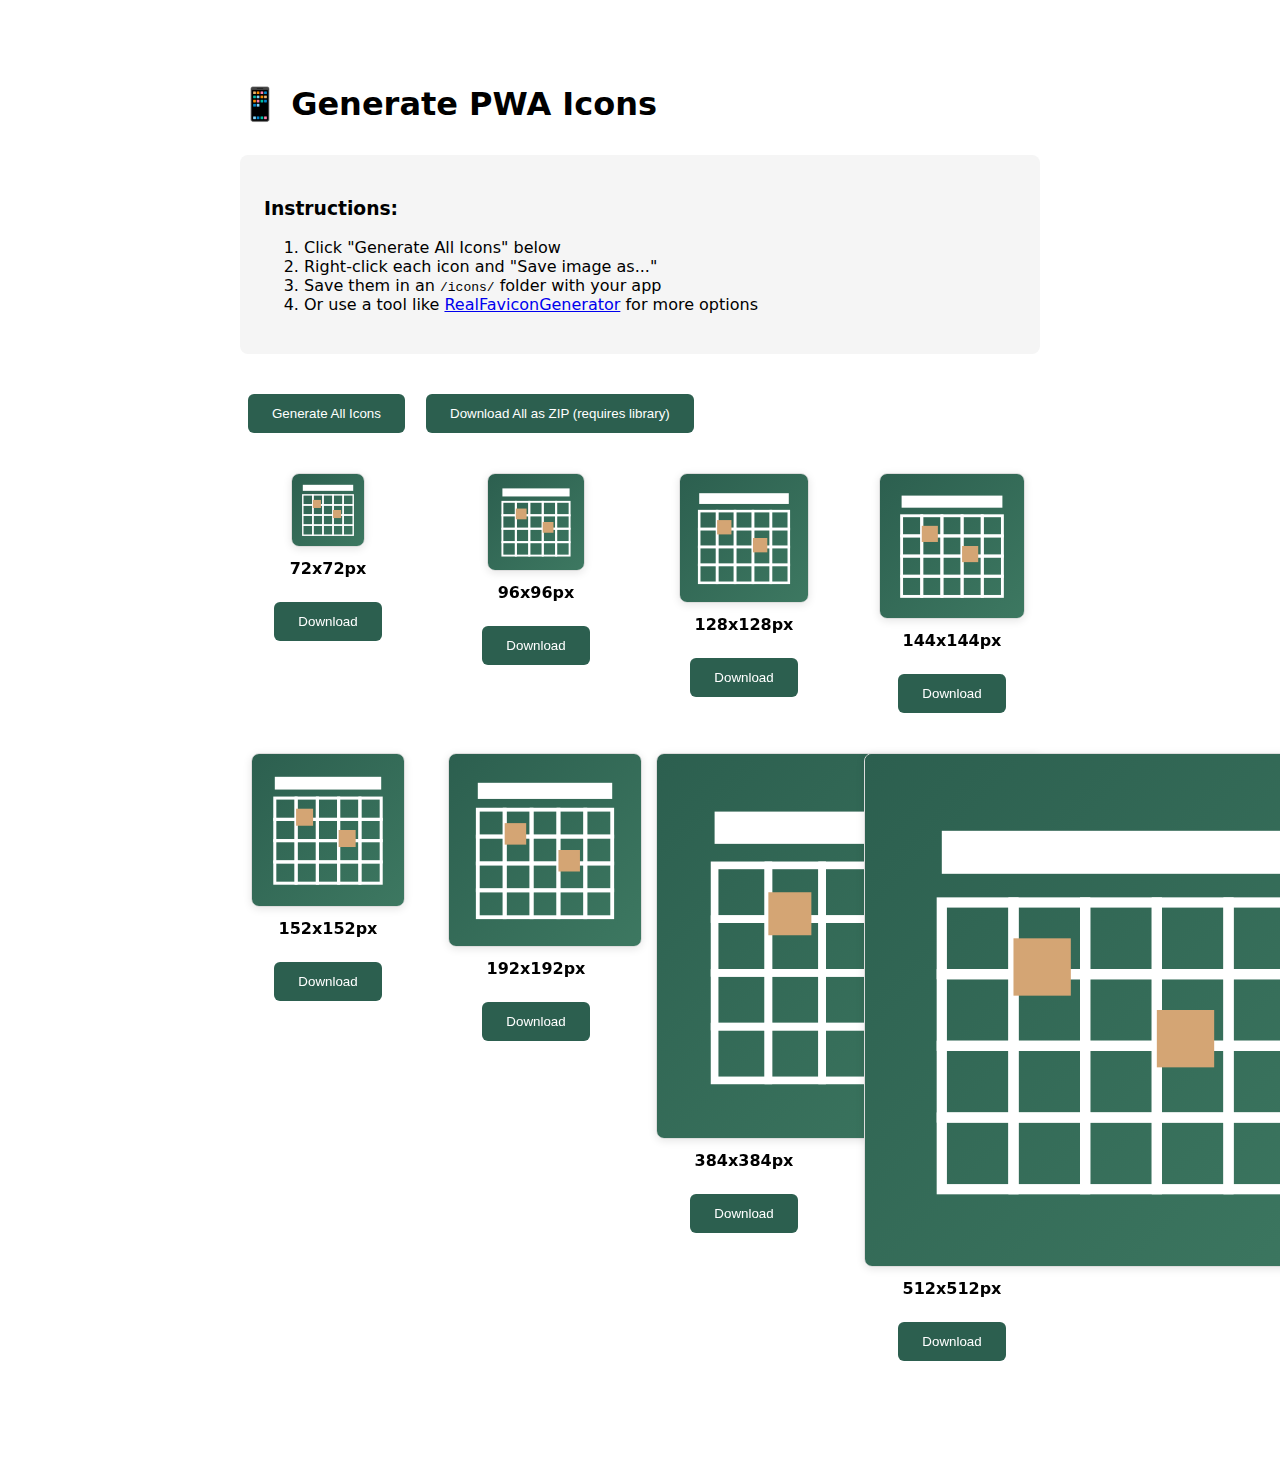
<file: icon-generator.html>
<!DOCTYPE html>
<html lang="en">
<head>
    <meta charset="UTF-8">
    <meta name="viewport" content="width=device-width, initial-scale=1.0">
    <title>Generate App Icons</title>
    <style>
        body {
            font-family: system-ui, -apple-system, sans-serif;
            max-width: 800px;
            margin: 2rem auto;
            padding: 2rem;
        }
        .icon-preview {
            display: grid;
            grid-template-columns: repeat(auto-fit, minmax(150px, 1fr));
            gap: 2rem;
            margin: 2rem 0;
        }
        .icon-item {
            text-align: center;
        }
        canvas {
            border: 1px solid #ddd;
            border-radius: 8px;
            box-shadow: 0 2px 8px rgba(0,0,0,0.1);
        }
        button {
            background: #2c5f4f;
            color: white;
            border: none;
            padding: 0.75rem 1.5rem;
            border-radius: 6px;
            cursor: pointer;
            margin: 0.5rem;
        }
        button:hover {
            background: #1e4438;
        }
        .instructions {
            background: #f5f5f5;
            padding: 1.5rem;
            border-radius: 8px;
            margin: 2rem 0;
        }
    </style>
</head>
<body>
    <h1>📱 Generate PWA Icons</h1>
    
    <div class="instructions">
        <h3>Instructions:</h3>
        <ol>
            <li>Click "Generate All Icons" below</li>
            <li>Right-click each icon and "Save image as..."</li>
            <li>Save them in an <code>/icons/</code> folder with your app</li>
            <li>Or use a tool like <a href="https://realfavicongenerator.net" target="_blank">RealFaviconGenerator</a> for more options</li>
        </ol>
    </div>

    <button onclick="generateAllIcons()">Generate All Icons</button>
    <button onclick="downloadAllIcons()">Download All as ZIP (requires library)</button>

    <div class="icon-preview" id="iconPreview"></div>

    <script>
        const sizes = [72, 96, 128, 144, 152, 192, 384, 512];
        const canvases = {};

        function generateAllIcons() {
            const container = document.getElementById('iconPreview');
            container.innerHTML = '';

            sizes.forEach(size => {
                const wrapper = document.createElement('div');
                wrapper.className = 'icon-item';

                const canvas = document.createElement('canvas');
                canvas.width = size;
                canvas.height = size;
                canvas.id = `icon-${size}`;
                canvases[size] = canvas;

                const ctx = canvas.getContext('2d');

                // Background
                const gradient = ctx.createLinearGradient(0, 0, size, size);
                gradient.addColorStop(0, '#2c5f4f');
                gradient.addColorStop(1, '#3d7861');
                ctx.fillStyle = gradient;
                ctx.fillRect(0, 0, size, size);

                // Icon design - Calendar/Grid
                ctx.fillStyle = 'white';
                
                // Draw calendar grid
                const padding = size * 0.15;
                const gridSize = size - (padding * 2);
                const cellSize = gridSize / 5;

                // Header bar
                ctx.fillRect(padding, padding, gridSize, cellSize * 0.6);

                // Grid cells
                ctx.strokeStyle = 'white';
                ctx.lineWidth = size * 0.02;
                for (let i = 0; i < 5; i++) {
                    for (let j = 1; j < 5; j++) {
                        const x = padding + (i * cellSize);
                        const y = padding + (j * cellSize);
                        ctx.strokeRect(x, y, cellSize, cellSize);
                    }
                }

                // Add some filled cells
                ctx.fillStyle = '#d4a574';
                ctx.fillRect(padding + cellSize, padding + cellSize * 1.5, cellSize * 0.8, cellSize * 0.8);
                ctx.fillRect(padding + cellSize * 3, padding + cellSize * 2.5, cellSize * 0.8, cellSize * 0.8);

                const label = document.createElement('p');
                label.textContent = `${size}x${size}px`;
                label.style.marginTop = '0.5rem';
                label.style.fontWeight = '600';

                const downloadBtn = document.createElement('button');
                downloadBtn.textContent = 'Download';
                downloadBtn.onclick = () => downloadIcon(size);

                wrapper.appendChild(canvas);
                wrapper.appendChild(label);
                wrapper.appendChild(downloadBtn);
                container.appendChild(wrapper);
            });
        }

        function downloadIcon(size) {
            const canvas = canvases[size];
            const link = document.createElement('a');
            link.download = `icon-${size}x${size}.png`;
            link.href = canvas.toDataURL();
            link.click();
        }

        function downloadAllIcons() {
            alert('To download all at once, you can:\n\n1. Download each individually using the buttons\n2. Use a tool like RealFaviconGenerator.net\n3. Or right-click + save each image manually');
        }

        // Generate on load
        window.onload = generateAllIcons;
    </script>
</body>
</html>
</file>
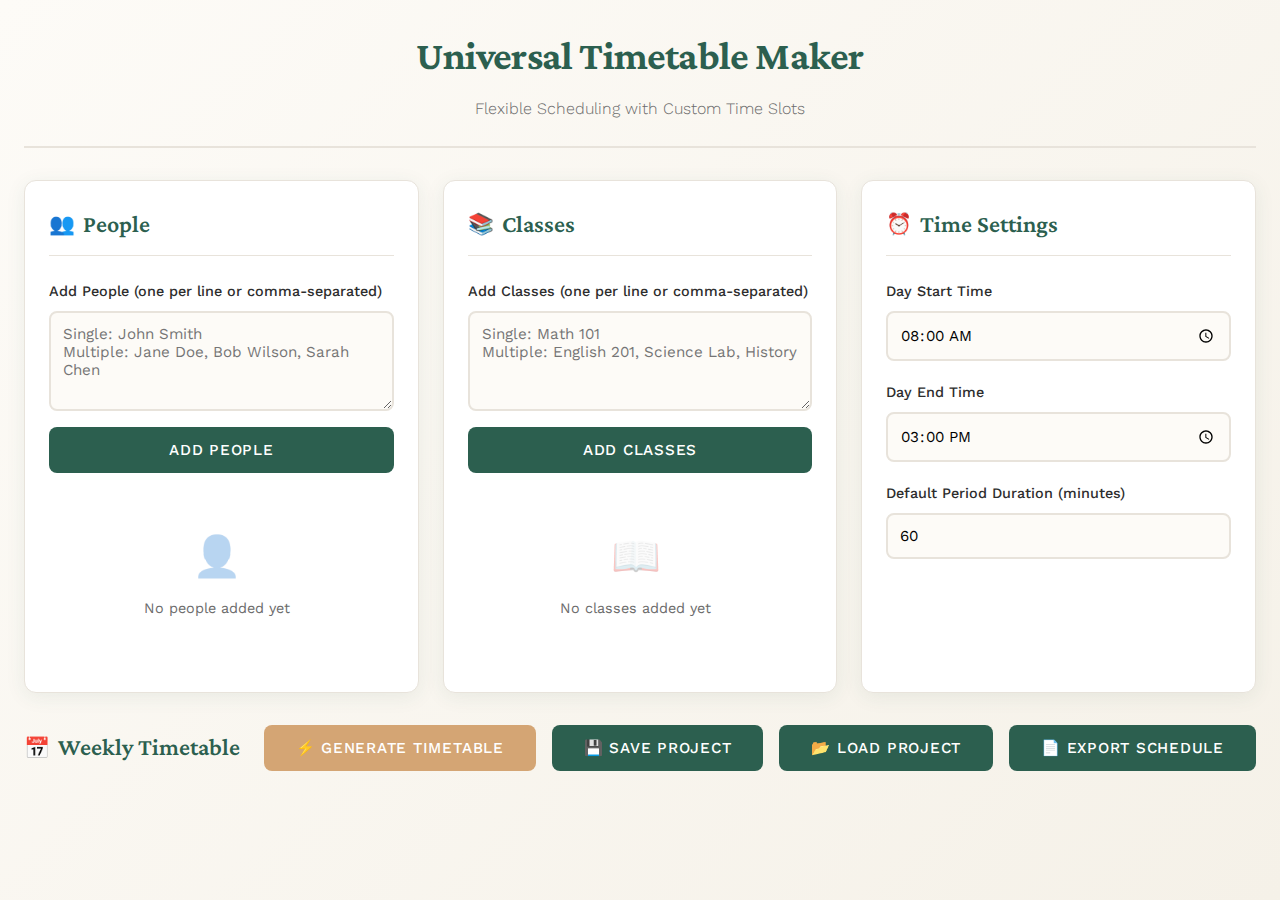
<file: old_index.html>
<!doctype html>
<html lang="en">
  <head>
    <meta charset="UTF-8" />
    <meta name="viewport" content="width=device-width, initial-scale=1.0" />
    <title>Universal Timetable Maker</title>

    <!-- PWA Configuration -->
    <link rel="manifest" href="manifest.json" />
    <meta name="theme-color" content="#2c5f4f" />
    <meta name="apple-web-app-capable" content="yes" />
    <meta
      name="apple-mobile-web-app-status-bar-style"
      content="black-translucent"
    />
    <meta name="apple-mobile-web-app-title" content="Timetable" />
    <meta
      name="description"
      content="Professional timetable and roster scheduling application for schools and organizations"
    />

    <!-- iOS Icons -->
    <link rel="apple-touch-icon" href="icons/icon-152x152.png" />
    <link
      rel="apple-touch-icon"
      sizes="152x152"
      href="icons/icon-152x152.png"
    />
    <link
      rel="apple-touch-icon"
      sizes="180x180"
      href="icons/icon-192x192.png"
    />
    <link
      rel="apple-touch-icon"
      sizes="167x167"
      href="icons/icon-192x192.png"
    />

    <!-- Favicon -->
    <link
      rel="icon"
      type="image/png"
      sizes="32x32"
      href="icons/icon-128x128.png"
    />
    <link
      rel="icon"
      type="image/png"
      sizes="16x16"
      href="icons/icon-72x72.png"
    />

    <link
      href="https://fonts.googleapis.com/css2?family=Crimson+Pro:wght@400;600;700&family=Work+Sans:wght@300;400;500;600&display=swap"
      rel="stylesheet"
    />
    <style>
      :root {
        --primary: #2c5f4f;
        --primary-light: #3d7861;
        --primary-dark: #1e4438;
        --accent: #d4a574;
        --bg: #fdfbf7;
        --surface: #ffffff;
        --text: #2d2d2d;
        --text-light: #6b6b6b;
        --border: #e8e3db;
        --shadow: rgba(44, 95, 79, 0.08);
        --error: #c84848;
        --success: #4a8b6f;
        --monday: #4ade80;
        --tuesday: #60d5f5;
        --wednesday: #f59e0b;
        --thursday: #a78bfa;
        --friday: #fb923c;
      }

      * {
        margin: 0;
        padding: 0;
        box-sizing: border-box;
      }

      body {
        font-family: "Work Sans", sans-serif;
        background: linear-gradient(135deg, var(--bg) 0%, #f5f1e8 100%);
        color: var(--text);
        line-height: 1.6;
        min-height: 100vh;
      }

      .container {
        max-width: 100%;
        margin: 0 auto;
        padding: 1.5rem;
      }

      header {
        text-align: center;
        margin-bottom: 2rem;
        padding-bottom: 1.5rem;
        border-bottom: 2px solid var(--border);
      }

      h1 {
        font-family: "Crimson Pro", serif;
        font-size: 2.5rem;
        font-weight: 700;
        color: var(--primary);
        margin-bottom: 0.5rem;
        letter-spacing: -0.02em;
      }

      .subtitle {
        font-size: 1rem;
        color: var(--text-light);
        font-weight: 300;
      }

      .setup-section {
        display: grid;
        grid-template-columns: repeat(auto-fit, minmax(320px, 1fr));
        gap: 1.5rem;
        margin-bottom: 2rem;
      }

      .panel {
        background: var(--surface);
        border-radius: 12px;
        padding: 1.5rem;
        box-shadow: 0 4px 20px var(--shadow);
        border: 1px solid var(--border);
      }

      .panel-title {
        font-family: "Crimson Pro", serif;
        font-size: 1.5rem;
        font-weight: 600;
        color: var(--primary);
        margin-bottom: 1.5rem;
        padding-bottom: 0.75rem;
        border-bottom: 1px solid var(--border);
        display: flex;
        align-items: center;
        gap: 0.5rem;
      }

      .panel-icon {
        font-size: 1.3rem;
      }

      .form-group {
        margin-bottom: 1.25rem;
      }

      label {
        display: block;
        font-weight: 500;
        margin-bottom: 0.5rem;
        color: var(--text);
        font-size: 0.9rem;
      }

      input,
      select,
      textarea {
        width: 100%;
        padding: 0.75rem;
        border: 2px solid var(--border);
        border-radius: 8px;
        font-family: "Work Sans", sans-serif;
        font-size: 0.95rem;
        transition: all 0.2s ease;
        background: var(--bg);
      }

      input:focus,
      select:focus,
      textarea:focus {
        outline: none;
        border-color: var(--primary);
        background: var(--surface);
      }

      .btn {
        width: 100%;
        padding: 0.875rem 1.5rem;
        border: none;
        border-radius: 8px;
        font-family: "Work Sans", sans-serif;
        font-size: 0.95rem;
        font-weight: 500;
        cursor: pointer;
        transition: all 0.2s ease;
        text-transform: uppercase;
        letter-spacing: 0.05em;
      }

      .btn-primary {
        background: var(--primary);
        color: white;
      }

      .btn-primary:hover {
        background: var(--primary-dark);
        transform: translateY(-2px);
        box-shadow: 0 4px 12px rgba(44, 95, 79, 0.3);
      }

      .btn-secondary {
        background: var(--accent);
        color: white;
      }

      .btn-secondary:hover {
        background: #c49563;
        transform: translateY(-2px);
      }

      .input-with-button {
        display: grid;
        grid-template-columns: 1fr auto;
        gap: 0.5rem;
        align-items: end;
      }

      .btn-add {
        padding: 0.75rem 1.5rem;
        white-space: nowrap;
      }

      .item-list {
        max-height: 200px;
        overflow-y: auto;
        margin-bottom: 1rem;
        padding-right: 0.5rem;
      }

      .item-list::-webkit-scrollbar {
        width: 6px;
      }

      .item-list::-webkit-scrollbar-track {
        background: var(--bg);
        border-radius: 3px;
      }

      .item-list::-webkit-scrollbar-thumb {
        background: var(--primary);
        border-radius: 3px;
      }

      .list-item {
        display: flex;
        justify-content: space-between;
        align-items: center;
        padding: 0.75rem;
        margin-bottom: 0.5rem;
        background: var(--bg);
        border-radius: 6px;
        border: 1px solid var(--border);
        transition: all 0.2s ease;
      }

      .list-item:hover {
        border-color: var(--primary);
        transform: translateX(4px);
      }

      .item-name {
        font-weight: 500;
        color: var(--primary);
        flex: 1;
      }

      .class-item {
        display: flex;
        align-items: center;
        gap: 0.5rem;
      }

      .color-indicator {
        width: 24px;
        height: 24px;
        border-radius: 4px;
        border: 2px solid var(--border);
        cursor: pointer;
        transition: all 0.2s ease;
      }

      .color-indicator:hover {
        transform: scale(1.1);
        border-color: var(--primary);
      }

      input[type="color"] {
        width: 50px;
        height: 35px;
        border: none;
        cursor: pointer;
        padding: 2px;
      }

      .delete-btn {
        background: var(--error);
        color: white;
        border: none;
        padding: 0.4rem 0.75rem;
        border-radius: 4px;
        cursor: pointer;
        font-size: 0.85rem;
        transition: all 0.2s ease;
      }

      .delete-btn:hover {
        background: #b23838;
      }

      .empty-state {
        text-align: center;
        padding: 2rem;
        color: var(--text-light);
      }

      .empty-state-icon {
        font-size: 2.5rem;
        margin-bottom: 0.5rem;
        opacity: 0.3;
      }

      .empty-state p {
        font-size: 0.9rem;
      }

      .timetable-section {
        margin-top: 2rem;
      }

      .timetable-header {
        display: flex;
        justify-content: space-between;
        align-items: center;
        margin-bottom: 1.5rem;
        flex-wrap: wrap;
        gap: 1rem;
      }

      .timetable-actions {
        display: flex;
        gap: 1rem;
        flex-wrap: wrap;
      }

      .btn-icon {
        padding: 0.875rem 2rem;
        width: auto;
      }

      .day-selector {
        display: flex;
        justify-content: center;
        gap: 1rem;
        margin-bottom: 2rem;
        flex-wrap: wrap;
      }

      .day-btn {
        padding: 0.75rem 2rem;
        border: 2px solid var(--border);
        background: var(--surface);
        border-radius: 8px;
        cursor: pointer;
        font-weight: 500;
        transition: all 0.2s ease;
        font-family: "Work Sans", sans-serif;
        font-size: 0.95rem;
      }

      .day-btn:hover {
        border-color: var(--primary);
        transform: translateY(-2px);
      }

      .day-btn.active {
        background: var(--primary);
        color: white;
        border-color: var(--primary);
      }

      .timetable-wrapper {
        background: var(--surface);
        border-radius: 12px;
        padding: 1.5rem;
        box-shadow: 0 4px 20px var(--shadow);
        border: 1px solid var(--border);
        overflow-x: auto;
      }

      .day-title {
        font-family: "Crimson Pro", serif;
        font-size: 2rem;
        font-weight: 700;
        color: white;
        padding: 1rem;
        text-align: center;
        border-radius: 8px;
        margin-bottom: 1.5rem;
        display: table;
        width: 100%;
        table-layout: fixed;
      }

      .day-title.monday {
        background: var(--monday);
      }
      .day-title.tuesday {
        background: var(--tuesday);
      }
      .day-title.wednesday {
        background: var(--wednesday);
      }
      .day-title.thursday {
        background: var(--thursday);
      }
      .day-title.friday {
        background: var(--friday);
      }

      .timetable {
        display: table;
        width: 100%;
        border-collapse: collapse;
        border: 2px solid var(--border);
        border-radius: 8px;
        overflow: hidden;
        margin-bottom: 2rem;
      }

      .timetable-header-row {
        display: table-row;
        background: var(--primary);
        color: white;
      }

      .timetable-header-row > div {
        display: table-cell;
        padding: 1rem;
        font-weight: 600;
        text-align: center;
        border: 1px solid rgba(255, 255, 255, 0.2);
        font-family: "Crimson Pro", serif;
        font-size: 1.05rem;
      }

      .timetable-row {
        display: table-row;
      }

      .timetable-row:nth-child(even) {
        background: var(--bg);
      }

      .time-cell {
        display: table-cell;
        padding: 0.75rem;
        font-weight: 600;
        color: var(--primary);
        border: 1px solid var(--border);
        text-align: center;
        vertical-align: middle;
        min-width: 100px;
        background: var(--surface);
      }

      .time-range {
        font-size: 0.85rem;
        line-height: 1.4;
      }

      .roster-cell {
        display: table-cell;
        padding: 0.5rem;
        border: 1px solid var(--border);
        min-width: 140px;
        min-height: 70px;
        cursor: pointer;
        transition: all 0.2s ease;
        position: relative;
        vertical-align: top;
      }

      .roster-cell:hover {
        background: rgba(44, 95, 79, 0.05);
      }

      .roster-cell.has-content {
        color: white;
        cursor: default;
      }

      .cell-content {
        font-size: 0.85rem;
        line-height: 1.4;
        word-wrap: break-word;
      }

      .assignment-class {
        font-weight: 600;
        margin-bottom: 0.25rem;
      }

      .assignment-duration {
        font-size: 0.8rem;
        opacity: 0.9;
        margin-bottom: 0.25rem;
      }

      .assignment-notes {
        font-size: 0.75rem;
        opacity: 0.85;
        font-style: italic;
      }

      .remove-btn-cell {
        position: absolute;
        top: 2px;
        right: 2px;
        background: rgba(255, 255, 255, 0.3);
        color: white;
        border: none;
        width: 20px;
        height: 20px;
        border-radius: 50%;
        cursor: pointer;
        font-size: 0.7rem;
        display: none;
        align-items: center;
        justify-content: center;
      }

      .roster-cell.has-content:hover .remove-btn-cell {
        display: flex;
      }

      .remove-btn-cell:hover {
        background: rgba(255, 255, 255, 0.5);
      }

      .counters-section {
        background: var(--surface);
        border-radius: 12px;
        padding: 1.5rem;
        box-shadow: 0 4px 20px var(--shadow);
        border: 1px solid var(--border);
        margin-top: 2rem;
      }

      .counter-tabs {
        display: flex;
        gap: 1rem;
        margin-bottom: 1.5rem;
        border-bottom: 2px solid var(--border);
      }

      .counter-tab {
        padding: 0.75rem 1.5rem;
        background: none;
        border: none;
        cursor: pointer;
        font-family: "Work Sans", sans-serif;
        font-size: 0.95rem;
        font-weight: 500;
        color: var(--text-light);
        border-bottom: 3px solid transparent;
        transition: all 0.2s ease;
      }

      .counter-tab.active {
        color: var(--primary);
        border-bottom-color: var(--primary);
      }

      .counter-content {
        display: none;
      }

      .counter-content.active {
        display: block;
      }

      .counter-grid {
        display: grid;
        grid-template-columns: repeat(auto-fill, minmax(200px, 1fr));
        gap: 1rem;
      }

      .counter-item {
        padding: 1rem;
        background: var(--bg);
        border-radius: 8px;
        border: 2px solid var(--border);
        display: flex;
        justify-content: space-between;
        align-items: center;
      }

      .counter-class {
        display: flex;
        align-items: center;
        gap: 0.5rem;
        font-weight: 500;
      }

      .counter-color {
        width: 20px;
        height: 20px;
        border-radius: 4px;
        border: 1px solid var(--border);
      }

      .counter-value {
        font-size: 1.5rem;
        font-weight: 700;
        color: var(--primary);
      }

      .modal {
        display: none;
        position: fixed;
        top: 0;
        left: 0;
        width: 100%;
        height: 100%;
        background: rgba(0, 0, 0, 0.5);
        backdrop-filter: blur(4px);
        z-index: 1000;
        align-items: center;
        justify-content: center;
      }

      .modal.active {
        display: flex;
      }

      .modal-content {
        background: var(--surface);
        padding: 2rem;
        border-radius: 12px;
        max-width: 600px;
        width: 90%;
        max-height: 80vh;
        overflow-y: auto;
        box-shadow: 0 10px 40px rgba(0, 0, 0, 0.3);
      }

      .modal-title {
        font-family: "Crimson Pro", serif;
        font-size: 1.75rem;
        color: var(--primary);
        margin-bottom: 1.5rem;
      }

      .modal-info {
        background: var(--bg);
        padding: 0.75rem;
        border-radius: 6px;
        margin-bottom: 1.5rem;
        font-size: 0.9rem;
        color: var(--text);
      }

      .modal-buttons {
        display: grid;
        grid-template-columns: 1fr 1fr;
        gap: 1rem;
        margin-top: 1.5rem;
      }

      .btn-cancel {
        background: var(--text-light);
        color: white;
      }

      .btn-cancel:hover {
        background: var(--text);
      }

      .time-slot-list {
        max-height: 400px;
        overflow-y: auto;
        margin-bottom: 1rem;
      }

      .time-slot-item {
        display: grid;
        grid-template-columns: 1fr 1fr auto;
        gap: 0.75rem;
        align-items: center;
        padding: 0.75rem;
        margin-bottom: 0.5rem;
        background: var(--bg);
        border-radius: 6px;
        border: 1px solid var(--border);
      }

      .time-slot-item input[type="time"] {
        padding: 0.5rem;
        font-size: 0.9rem;
      }

      .btn-small {
        padding: 0.5rem 1rem;
        font-size: 0.85rem;
      }

      @keyframes fadeIn {
        from {
          opacity: 0;
          transform: translateY(10px);
        }
        to {
          opacity: 1;
          transform: translateY(0);
        }
      }

      .list-item {
        animation: fadeIn 0.3s ease;
      }

      @media (max-width: 968px) {
        .setup-section {
          grid-template-columns: 1fr;
        }

        h1 {
          font-size: 2rem;
        }

        .timetable-actions {
          flex-direction: column;
          width: 100%;
        }

        .btn-icon {
          width: 100%;
        }

        .day-selector {
          gap: 0.5rem;
        }

        .day-btn {
          padding: 0.6rem 1rem;
          font-size: 0.85rem;
        }
      }
    </style>
  </head>
  <body>
    <div class="container">
      <header>
        <h1>Universal Timetable Maker</h1>
        <p class="subtitle">Flexible Scheduling with Custom Time Slots</p>
        <div
          id="autoSaveIndicator"
          style="
            margin-top: 0.5rem;
            font-size: 0.85rem;
            color: var(--success);
            display: none;
          "
        >
          ✓ Auto-saved
        </div>
      </header>

      <!-- Setup Section -->
      <div class="setup-section">
        <!-- People Management -->
        <div class="panel">
          <h2 class="panel-title">
            <span class="panel-icon">👥</span>
            People
          </h2>

          <div class="form-group">
            <label for="peopleInput"
              >Add People (one per line or comma-separated)</label
            >
            <textarea
              id="peopleInput"
              rows="4"
              placeholder="Single: John Smith&#10;Multiple: Jane Doe, Bob Wilson, Sarah Chen"
            ></textarea>
            <button
              class="btn btn-primary"
              onclick="addPeople()"
              style="margin-top: 0.5rem"
            >
              Add People
            </button>
          </div>

          <div class="item-list" id="peopleList">
            <div class="empty-state">
              <div class="empty-state-icon">👤</div>
              <p>No people added yet</p>
            </div>
          </div>
        </div>

        <!-- Classes Management -->
        <div class="panel">
          <h2 class="panel-title">
            <span class="panel-icon">📚</span>
            Classes
          </h2>

          <div class="form-group">
            <label for="classesInput"
              >Add Classes (one per line or comma-separated)</label
            >
            <textarea
              id="classesInput"
              rows="4"
              placeholder="Single: Math 101&#10;Multiple: English 201, Science Lab, History"
            ></textarea>
            <button
              class="btn btn-primary"
              onclick="addClasses()"
              style="margin-top: 0.5rem"
            >
              Add Classes
            </button>
          </div>

          <div class="item-list" id="classList">
            <div class="empty-state">
              <div class="empty-state-icon">📖</div>
              <p>No classes added yet</p>
            </div>
          </div>
        </div>

        <!-- Time Settings -->
        <div class="panel">
          <h2 class="panel-title">
            <span class="panel-icon">⏰</span>
            Time Settings
          </h2>

          <div class="form-group">
            <label for="startTime">Day Start Time</label>
            <input type="time" id="startTime" value="08:00" />
          </div>

          <div class="form-group">
            <label for="endTime">Day End Time</label>
            <input type="time" id="endTime" value="15:00" />
          </div>

          <div class="form-group">
            <label for="lessonDuration"
              >Default Period Duration (minutes)</label
            >
            <input
              type="number"
              id="lessonDuration"
              value="60"
              min="15"
              step="15"
            />
          </div>
        </div>
      </div>

      <!-- Timetable Section -->
      <div class="timetable-section">
        <div class="timetable-header">
          <h2 class="panel-title" style="border: none; padding: 0; margin: 0">
            <span class="panel-icon">📅</span>
            Weekly Timetable
          </h2>
          <div class="timetable-actions">
            <button
              class="btn btn-secondary btn-icon"
              onclick="generateTimetable()"
            >
              ⚡ Generate Timetable
            </button>
            <button
              class="btn btn-secondary btn-icon"
              onclick="openEditTimeSlots()"
              id="editTimeSlotsBtn"
              style="display: none"
            >
              ✏️ Edit Time Slots
            </button>
            <button class="btn btn-primary btn-icon" onclick="saveProject()">
              💾 Save Project
            </button>
            <button
              class="btn btn-primary btn-icon"
              onclick="document.getElementById('loadProjectInput').click()"
            >
              📂 Load Project
            </button>
            <button class="btn btn-primary btn-icon" onclick="exportSchedule()">
              📄 Export Schedule
            </button>
          </div>
          <input
            type="file"
            id="loadProjectInput"
            accept=".json"
            style="display: none"
            onchange="loadProject(event)"
          />
        </div>

        <!-- Day Selector -->
        <div class="day-selector" id="daySelector" style="display: none">
          <button
            class="day-btn active"
            data-day="monday"
            onclick="switchDay('monday')"
          >
            Monday
          </button>
          <button
            class="day-btn"
            data-day="tuesday"
            onclick="switchDay('tuesday')"
          >
            Tuesday
          </button>
          <button
            class="day-btn"
            data-day="wednesday"
            onclick="switchDay('wednesday')"
          >
            Wednesday
          </button>
          <button
            class="day-btn"
            data-day="thursday"
            onclick="switchDay('thursday')"
          >
            Thursday
          </button>
          <button
            class="day-btn"
            data-day="friday"
            onclick="switchDay('friday')"
          >
            Friday
          </button>
        </div>

        <div
          class="timetable-wrapper"
          id="timetableWrapper"
          style="display: none"
        >
          <div id="timetableContainer">
            <div class="empty-state" style="padding: 4rem 2rem">
              <div class="empty-state-icon">📋</div>
              <p>
                Add people and classes above, then click "Generate Timetable" to
                begin scheduling
              </p>
            </div>
          </div>
        </div>

        <!-- Counters Section -->
        <div
          class="counters-section"
          id="countersSection"
          style="display: none"
        >
          <div class="counter-tabs">
            <button
              class="counter-tab active"
              onclick="switchCounterTab('day')"
            >
              <span id="currentDayLabel">Today</span>
            </button>
            <button class="counter-tab" onclick="switchCounterTab('week')">
              Full Week
            </button>
          </div>

          <div class="counter-content active" id="dayCounters">
            <div class="counter-grid" id="dayCounterGrid"></div>
          </div>

          <div class="counter-content" id="weekCounters">
            <div class="counter-grid" id="weekCounterGrid"></div>
          </div>
        </div>
      </div>
    </div>

    <!-- Assignment Modal -->
    <div class="modal" id="assignmentModal">
      <div class="modal-content">
        <h3 class="modal-title">Create Assignment</h3>
        <div class="modal-info" id="modalInfo"></div>

        <div class="form-group">
          <label for="modalClass">Select Class</label>
          <select id="modalClass"></select>
        </div>

        <div class="form-group">
          <label for="modalDuration">Duration (minutes)</label>
          <input
            type="number"
            id="modalDuration"
            value="60"
            min="15"
            step="15"
          />
        </div>

        <div class="form-group">
          <label for="modalNotes">Additional Notes (optional)</label>
          <input
            type="text"
            id="modalNotes"
            placeholder="e.g., Room 204, Lab session"
          />
        </div>

        <div class="modal-buttons">
          <button class="btn btn-cancel" onclick="closeModal()">Cancel</button>
          <button class="btn btn-primary" onclick="confirmAssignment()">
            Create Assignment
          </button>
        </div>
      </div>
    </div>

    <!-- Edit Time Slots Modal -->
    <div class="modal" id="editTimeSlotsModal">
      <div class="modal-content">
        <h3 class="modal-title">Edit Time Slots</h3>
        <p style="color: var(--text-light); margin-bottom: 1.5rem">
          Customize your schedule by editing, adding, or removing time slots.
        </p>

        <div class="time-slot-list" id="timeSlotList"></div>

        <button
          class="btn btn-secondary"
          onclick="addNewTimeSlot()"
          style="margin-bottom: 1rem"
        >
          + Add Time Slot
        </button>

        <div class="modal-buttons">
          <button class="btn btn-cancel" onclick="closeEditTimeSlotsModal()">
            Cancel
          </button>
          <button class="btn btn-primary" onclick="saveTimeSlots()">
            Save Changes
          </button>
        </div>
      </div>
    </div>

    <script>
      let peopleList = [];
      let classList = [];
      let classColors = {};
      let assignments = {};
      let currentDay = "monday";
      let currentEditCell = null;
      let timeSlots = [];
      let currentCounterTab = "day";

      const days = ["monday", "tuesday", "wednesday", "thursday", "friday"];
      const defaultColors = [
        "#3b82f6",
        "#8b5cf6",
        "#ec4899",
        "#f97316",
        "#10b981",
        "#06b6d4",
        "#6366f1",
        "#a855f7",
        "#f43f5e",
        "#14b8a6",
        "#84cc16",
        "#eab308",
        "#f59e0b",
        "#ef4444",
        "#22c55e",
      ];
      let colorIndex = 0;

      // People Management
      function addPeople() {
        const input = document.getElementById("peopleInput");
        const text = input.value.trim();

        if (!text) {
          alert("Please enter at least one person name");
          return;
        }

        // Split by newlines first, then by commas
        const lines = text.split("\n");
        const names = [];
        lines.forEach((line) => {
          const parts = line
            .split(",")
            .map((name) => name.trim())
            .filter((name) => name);
          names.push(...parts);
        });

        if (names.length === 0) {
          alert("Please enter at least one person name");
          return;
        }

        let added = 0;
        let skipped = 0;

        names.forEach((name) => {
          if (!peopleList.includes(name)) {
            peopleList.push(name);
            added++;
          } else {
            skipped++;
          }
        });

        input.value = "";
        updatePeopleList();
        updateModalSelects();
        autoSaveToLocalStorage();

        if (added > 0) {
          alert(
            `Added ${added} ${added === 1 ? "person" : "people"}${skipped > 0 ? `, skipped ${skipped} duplicate${skipped === 1 ? "" : "s"}` : ""}`,
          );
        } else {
          alert("All names were already in the list");
        }
      }

      function removePerson(name) {
        if (
          confirm(
            `Remove ${name} from the list? All their assignments will be deleted.`,
          )
        ) {
          peopleList = peopleList.filter((person) => person !== name);

          days.forEach((day) => {
            if (assignments[day]) {
              Object.keys(assignments[day]).forEach((key) => {
                if (key.includes(`-${name}`)) {
                  delete assignments[day][key];
                }
              });
            }
          });

          updatePeopleList();
          updateModalSelects();
          renderCurrentTimetable();
          updateCounters();
          autoSaveToLocalStorage();
        }
      }

      function updatePeopleList() {
        const listContainer = document.getElementById("peopleList");

        if (peopleList.length === 0) {
          listContainer.innerHTML = `
                    <div class="empty-state">
                        <div class="empty-state-icon">👤</div>
                        <p>No people added yet</p>
                    </div>
                `;
          return;
        }

        listContainer.innerHTML = peopleList
          .map(
            (person) => `
                <div class="list-item">
                    <span class="item-name">${person}</span>
                    <button class="delete-btn" onclick="removePerson('${person.replace(/'/g, "\\'")}')">Remove</button>
                </div>
            `,
          )
          .join("");
      }

      // Classes Management
      function addClasses() {
        const input = document.getElementById("classesInput");
        const text = input.value.trim();

        if (!text) {
          alert("Please enter at least one class name");
          return;
        }

        // Split by newlines first, then by commas
        const lines = text.split("\n");
        const names = [];
        lines.forEach((line) => {
          const parts = line
            .split(",")
            .map((name) => name.trim())
            .filter((name) => name);
          names.push(...parts);
        });

        if (names.length === 0) {
          alert("Please enter at least one class name");
          return;
        }

        let added = 0;
        let skipped = 0;

        names.forEach((name) => {
          if (!classList.includes(name)) {
            classList.push(name);
            classColors[name] =
              defaultColors[colorIndex % defaultColors.length];
            colorIndex++;
            added++;
          } else {
            skipped++;
          }
        });

        input.value = "";
        updateClassList();
        updateModalSelects();
        autoSaveToLocalStorage();

        if (added > 0) {
          alert(
            `Added ${added} ${added === 1 ? "class" : "classes"}${skipped > 0 ? `, skipped ${skipped} duplicate${skipped === 1 ? "" : "s"}` : ""}`,
          );
        } else {
          alert("All classes were already in the list");
        }
      }

      function removeClass(name) {
        if (
          confirm(
            `Remove ${name} from the list? All assignments using this class will be deleted.`,
          )
        ) {
          classList = classList.filter((cls) => cls !== name);
          delete classColors[name];

          days.forEach((day) => {
            if (assignments[day]) {
              Object.keys(assignments[day]).forEach((key) => {
                if (assignments[day][key].class === name) {
                  delete assignments[day][key];
                }
              });
            }
          });

          updateClassList();
          updateModalSelects();
          renderCurrentTimetable();
          updateCounters();
          autoSaveToLocalStorage();
        }
      }

      function updateClassColor(name, color) {
        classColors[name] = color;
        renderCurrentTimetable();
        autoSaveToLocalStorage();
      }

      function updateClassList() {
        const listContainer = document.getElementById("classList");

        if (classList.length === 0) {
          listContainer.innerHTML = `
                    <div class="empty-state">
                        <div class="empty-state-icon">📖</div>
                        <p>No classes added yet</p>
                    </div>
                `;
          return;
        }

        listContainer.innerHTML = classList
          .map(
            (cls) => `
                <div class="list-item">
                    <div class="class-item">
                        <input type="color" value="${classColors[cls]}" 
                               onchange="updateClassColor('${cls.replace(/'/g, "\\'")}', this.value)"
                               title="Choose color">
                        <span class="item-name">${cls}</span>
                    </div>
                    <button class="delete-btn" onclick="removeClass('${cls.replace(/'/g, "\\'")}')">Remove</button>
                </div>
            `,
          )
          .join("");
      }

      // Modal Management
      function updateModalSelects() {
        const classSelect = document.getElementById("modalClass");

        classSelect.innerHTML =
          '<option value="">Select a class...</option>' +
          classList
            .map((cls) => `<option value="${cls}">${cls}</option>`)
            .join("");
      }

      // Time Slots Management
      function generateTimetable() {
        const startTime = document.getElementById("startTime").value;
        const endTime = document.getElementById("endTime").value;
        const duration = parseInt(
          document.getElementById("lessonDuration").value,
        );

        if (!startTime || !endTime) {
          alert("Please set start and end times");
          return;
        }

        if (peopleList.length === 0) {
          alert("Please add at least one person");
          return;
        }

        if (classList.length === 0) {
          alert("Please add at least one class");
          return;
        }

        const start = timeToMinutes(startTime);
        const end = timeToMinutes(endTime);

        if (start >= end) {
          alert("End time must be after start time");
          return;
        }

        timeSlots = [];
        for (let time = start; time < end; time += duration) {
          const slotStart = minutesToTime(time);
          const slotEnd = minutesToTime(Math.min(time + duration, end));
          timeSlots.push({ start: slotStart, end: slotEnd });
        }

        days.forEach((day) => {
          if (!assignments[day]) {
            assignments[day] = {};
          }
        });

        document.getElementById("daySelector").style.display = "flex";
        document.getElementById("timetableWrapper").style.display = "block";
        document.getElementById("editTimeSlotsBtn").style.display =
          "inline-block";
        document.getElementById("countersSection").style.display = "block";

        renderTimetable();
        updateCounters();
      }

      function openEditTimeSlots() {
        const listContainer = document.getElementById("timeSlotList");
        listContainer.innerHTML = timeSlots
          .map(
            (slot, index) => `
                <div class="time-slot-item">
                    <input type="time" value="${slot.start}" onchange="updateTimeSlot(${index}, 'start', this.value)">
                    <input type="time" value="${slot.end}" onchange="updateTimeSlot(${index}, 'end', this.value)">
                    <button class="btn btn-secondary btn-small delete-btn" onclick="removeTimeSlot(${index})">Remove</button>
                </div>
            `,
          )
          .join("");

        document.getElementById("editTimeSlotsModal").classList.add("active");
      }

      function updateTimeSlot(index, field, value) {
        timeSlots[index][field] = value;
      }

      function addNewTimeSlot() {
        const lastSlot = timeSlots[timeSlots.length - 1];
        const newStart = lastSlot ? lastSlot.end : "08:00";
        const newEnd = minutesToTime(timeToMinutes(newStart) + 60);

        timeSlots.push({ start: newStart, end: newEnd });
        openEditTimeSlots();
      }

      function removeTimeSlot(index) {
        if (
          confirm(
            "Remove this time slot? Any assignments during this time will be deleted.",
          )
        ) {
          const removedSlot = timeSlots[index];
          timeSlots.splice(index, 1);

          // Remove assignments in this slot
          days.forEach((day) => {
            if (assignments[day]) {
              Object.keys(assignments[day]).forEach((key) => {
                if (key.startsWith(removedSlot.start + "-")) {
                  delete assignments[day][key];
                }
              });
            }
          });

          openEditTimeSlots();
        }
      }

      function closeEditTimeSlotsModal() {
        document
          .getElementById("editTimeSlotsModal")
          .classList.remove("active");
      }

      function saveTimeSlots() {
        // Sort time slots
        timeSlots.sort(
          (a, b) => timeToMinutes(a.start) - timeToMinutes(b.start),
        );

        closeEditTimeSlotsModal();
        renderTimetable();
        updateCounters();
        autoSaveToLocalStorage();
      }

      function renderCurrentTimetable() {
        if (timeSlots.length > 0) {
          renderTimetable();
        }
      }

      function renderTimetable() {
        const container = document.getElementById("timetableContainer");

        let html = '<div style="display: inline-block; min-width: 100%;">';
        html += `<div class="day-title ${currentDay}">${currentDay.charAt(0).toUpperCase() + currentDay.slice(1)}</div>`;
        html += '<div class="timetable">';

        html += '<div class="timetable-header-row">';
        html += "<div>Time</div>";
        peopleList.forEach((name) => {
          html += `<div>${name}</div>`;
        });
        html += "</div>";

        timeSlots.forEach((slot) => {
          html += '<div class="timetable-row">';
          html += `<div class="time-cell"><div class="time-range">${formatTime12Hour(slot.start)}<br>${formatTime12Hour(slot.end)}</div></div>`;

          peopleList.forEach((person) => {
            const cellKey = `${slot.start}-${person}`;
            const cellData = assignments[currentDay][cellKey];
            const hasContent = cellData !== undefined;

            const bgColor = hasContent ? classColors[cellData.class] : "";
            const style = hasContent ? `style="background: ${bgColor};"` : "";

            html += `<div class="roster-cell ${hasContent ? "has-content" : ""}" ${style}
                                  onclick="editCell('${slot.start}', '${person.replace(/'/g, "\\'")}')">`;

            if (hasContent) {
              html += `<button class="remove-btn-cell" onclick="event.stopPropagation(); removeCell('${slot.start}', '${person.replace(/'/g, "\\'")}')">×</button>`;
              html += `<div class="cell-content">`;
              html += `<div class="assignment-class">${cellData.class}</div>`;
              html += `<div class="assignment-duration">${cellData.duration} min</div>`;
              if (cellData.notes) {
                html += `<div class="assignment-notes">${cellData.notes}</div>`;
              }
              html += `</div>`;
            }

            html += "</div>";
          });

          html += "</div>";
        });

        html += "</div>";
        html += "</div>";
        container.innerHTML = html;
      }

      function switchDay(day) {
        currentDay = day;

        document.querySelectorAll(".day-btn").forEach((btn) => {
          btn.classList.remove("active");
        });
        document.querySelector(`[data-day="${day}"]`).classList.add("active");

        renderTimetable();
        updateCounters();
      }

      function editCell(time, person) {
        currentEditCell = { time, person };
        const cellKey = `${time}-${person}`;
        const currentData = assignments[currentDay][cellKey];

        document.getElementById("modalInfo").textContent =
          `${currentDay.charAt(0).toUpperCase() + currentDay.slice(1)} - ${formatTime12Hour(time)} - ${person}`;

        if (currentData) {
          document.getElementById("modalClass").value = currentData.class;
          document.getElementById("modalDuration").value = currentData.duration;
          document.getElementById("modalNotes").value = currentData.notes || "";
        } else {
          document.getElementById("modalClass").value = "";
          document.getElementById("modalDuration").value = parseInt(
            document.getElementById("lessonDuration").value,
          );
          document.getElementById("modalNotes").value = "";
        }

        document.getElementById("assignmentModal").classList.add("active");
      }

      function closeModal() {
        document.getElementById("assignmentModal").classList.remove("active");
        currentEditCell = null;
      }

      function confirmAssignment() {
        if (!currentEditCell) return;

        const className = document.getElementById("modalClass").value;
        const duration = parseInt(
          document.getElementById("modalDuration").value,
        );
        const notes = document.getElementById("modalNotes").value.trim();

        if (!className) {
          alert("Please select a class");
          return;
        }

        const cellKey = `${currentEditCell.time}-${currentEditCell.person}`;

        assignments[currentDay][cellKey] = {
          class: className,
          duration: duration,
          notes: notes,
        };

        closeModal();
        renderTimetable();
        updateCounters();
        autoSaveToLocalStorage();
      }

      function removeCell(time, person) {
        const cellKey = `${time}-${person}`;
        delete assignments[currentDay][cellKey];
        renderTimetable();
        updateCounters();
        autoSaveToLocalStorage();
      }

      // Counters
      function switchCounterTab(tab) {
        currentCounterTab = tab;

        document
          .querySelectorAll(".counter-tab")
          .forEach((t) => t.classList.remove("active"));
        document
          .querySelectorAll(".counter-content")
          .forEach((c) => c.classList.remove("active"));

        if (tab === "day") {
          document.querySelectorAll(".counter-tab")[0].classList.add("active");
          document.getElementById("dayCounters").classList.add("active");
        } else {
          document.querySelectorAll(".counter-tab")[1].classList.add("active");
          document.getElementById("weekCounters").classList.add("active");
        }
      }

      function updateCounters() {
        document.getElementById("currentDayLabel").textContent =
          currentDay.charAt(0).toUpperCase() + currentDay.slice(1);

        // Day counters
        const dayCounts = {};
        classList.forEach((cls) => (dayCounts[cls] = 0));

        if (assignments[currentDay]) {
          Object.values(assignments[currentDay]).forEach((assignment) => {
            dayCounts[assignment.class]++;
          });
        }

        const dayGrid = document.getElementById("dayCounterGrid");
        dayGrid.innerHTML = classList
          .map(
            (cls) => `
                <div class="counter-item">
                    <div class="counter-class">
                        <div class="counter-color" style="background: ${classColors[cls]}"></div>
                        <span>${cls}</span>
                    </div>
                    <div class="counter-value">${dayCounts[cls]}</div>
                </div>
            `,
          )
          .join("");

        // Week counters
        const weekCounts = {};
        classList.forEach((cls) => (weekCounts[cls] = 0));

        days.forEach((day) => {
          if (assignments[day]) {
            Object.values(assignments[day]).forEach((assignment) => {
              weekCounts[assignment.class]++;
            });
          }
        });

        const weekGrid = document.getElementById("weekCounterGrid");
        weekGrid.innerHTML = classList
          .map(
            (cls) => `
                <div class="counter-item">
                    <div class="counter-class">
                        <div class="counter-color" style="background: ${classColors[cls]}"></div>
                        <span>${cls}</span>
                    </div>
                    <div class="counter-value">${weekCounts[cls]}</div>
                </div>
            `,
          )
          .join("");
      }

      // Time Utilities
      function timeToMinutes(time) {
        const [hours, minutes] = time.split(":").map(Number);
        return hours * 60 + minutes;
      }

      function minutesToTime(minutes) {
        const hours = Math.floor(minutes / 60);
        const mins = minutes % 60;
        return `${hours.toString().padStart(2, "0")}:${mins.toString().padStart(2, "0")}`;
      }

      function formatTime12Hour(time24) {
        const [hours, minutes] = time24.split(":").map(Number);
        const period = hours >= 12 ? "PM" : "AM";
        const hours12 = hours % 12 || 12;
        return `${hours12}:${minutes.toString().padStart(2, "0")} ${period}`;
      }

      // Save & Load Project
      function saveProject() {
        const projectData = {
          version: "1.0",
          savedDate: new Date().toISOString(),
          peopleList: peopleList,
          classList: classList,
          classColors: classColors,
          assignments: assignments,
          timeSlots: timeSlots,
          settings: {
            startTime: document.getElementById("startTime").value,
            endTime: document.getElementById("endTime").value,
            lessonDuration: document.getElementById("lessonDuration").value,
          },
        };

        const jsonString = JSON.stringify(projectData, null, 2);
        const blob = new Blob([jsonString], { type: "application/json" });
        const url = URL.createObjectURL(blob);
        const a = document.createElement("a");
        a.href = url;
        a.download = `Timetable_Project_${new Date().toISOString().split("T")[0]}.json`;
        a.click();
        URL.revokeObjectURL(url);

        showAutoSaveIndicator("Project saved!");
      }

      function loadProject(event) {
        const file = event.target.files[0];
        if (!file) return;

        const reader = new FileReader();
        reader.onload = function (e) {
          try {
            const projectData = JSON.parse(e.target.result);

            // Validate version
            if (!projectData.version) {
              alert("Invalid project file");
              return;
            }

            // Confirm load
            if (
              !confirm(
                "Loading this project will replace your current work. Continue?",
              )
            ) {
              return;
            }

            // Restore data
            peopleList = projectData.peopleList || [];
            classList = projectData.classList || [];
            classColors = projectData.classColors || {};
            assignments = projectData.assignments || {};
            timeSlots = projectData.timeSlots || [];
            colorIndex = classList.length;

            // Restore settings
            if (projectData.settings) {
              document.getElementById("startTime").value =
                projectData.settings.startTime;
              document.getElementById("endTime").value =
                projectData.settings.endTime;
              document.getElementById("lessonDuration").value =
                projectData.settings.lessonDuration;
            }

            // Update UI
            updatePeopleList();
            updateClassList();
            updateModalSelects();

            // Show timetable if data exists
            if (timeSlots.length > 0) {
              document.getElementById("daySelector").style.display = "flex";
              document.getElementById("timetableWrapper").style.display =
                "block";
              document.getElementById("editTimeSlotsBtn").style.display =
                "inline-block";
              document.getElementById("countersSection").style.display =
                "block";
              renderTimetable();
              updateCounters();
            }

            alert("Project loaded successfully!");
            autoSaveToLocalStorage();
          } catch (error) {
            alert("Error loading project file: " + error.message);
          }
        };
        reader.readAsText(file);

        // Reset file input
        event.target.value = "";
      }

      function autoSaveToLocalStorage() {
        const projectData = {
          version: "1.0",
          savedDate: new Date().toISOString(),
          peopleList: peopleList,
          classList: classList,
          classColors: classColors,
          assignments: assignments,
          timeSlots: timeSlots,
          settings: {
            startTime: document.getElementById("startTime").value,
            endTime: document.getElementById("endTime").value,
            lessonDuration: document.getElementById("lessonDuration").value,
          },
        };

        try {
          localStorage.setItem("timetableProject", JSON.stringify(projectData));
          showAutoSaveIndicator();
        } catch (error) {
          console.error("Auto-save failed:", error);
        }
      }

      function loadFromLocalStorage() {
        try {
          const saved = localStorage.getItem("timetableProject");
          if (!saved) return;

          const projectData = JSON.parse(saved);

          // Restore data
          peopleList = projectData.peopleList || [];
          classList = projectData.classList || [];
          classColors = projectData.classColors || {};
          assignments = projectData.assignments || {};
          timeSlots = projectData.timeSlots || [];
          colorIndex = classList.length;

          // Restore settings
          if (projectData.settings) {
            document.getElementById("startTime").value =
              projectData.settings.startTime;
            document.getElementById("endTime").value =
              projectData.settings.endTime;
            document.getElementById("lessonDuration").value =
              projectData.settings.lessonDuration;
          }

          // Update UI
          updatePeopleList();
          updateClassList();
          updateModalSelects();

          // Show timetable if data exists
          if (timeSlots.length > 0) {
            document.getElementById("daySelector").style.display = "flex";
            document.getElementById("timetableWrapper").style.display = "block";
            document.getElementById("editTimeSlotsBtn").style.display =
              "inline-block";
            document.getElementById("countersSection").style.display = "block";
            renderTimetable();
            updateCounters();
          }
        } catch (error) {
          console.error("Error loading from localStorage:", error);
        }
      }

      function showAutoSaveIndicator(message = "✓ Auto-saved") {
        const indicator = document.getElementById("autoSaveIndicator");
        indicator.textContent = message;
        indicator.style.display = "block";

        setTimeout(() => {
          indicator.style.display = "none";
        }, 2000);
      }

      // Export
      function exportSchedule() {
        let hasAssignments = false;
        days.forEach((day) => {
          if (assignments[day] && Object.keys(assignments[day]).length > 0) {
            hasAssignments = true;
          }
        });

        if (!hasAssignments) {
          alert("No assignments to export");
          return;
        }

        let exportText = "WEEKLY TIMETABLE\n";
        exportText += "=".repeat(80) + "\n\n";

        days.forEach((day) => {
          exportText += `${day.toUpperCase()}\n${"-".repeat(day.length)}\n\n`;

          if (!assignments[day] || Object.keys(assignments[day]).length === 0) {
            exportText += "  No assignments\n\n";
            return;
          }

          timeSlots.forEach((slot) => {
            let hasSlotAssignments = false;

            peopleList.forEach((person) => {
              const cellKey = `${slot.start}-${person}`;
              const data = assignments[day][cellKey];

              if (data) {
                if (!hasSlotAssignments) {
                  exportText += `${formatTime12Hour(slot.start)} - ${formatTime12Hour(slot.end)}\n`;
                  hasSlotAssignments = true;
                }
                exportText += `  ${person}: ${data.class} (${data.duration} min)`;
                if (data.notes) {
                  exportText += ` - ${data.notes}`;
                }
                exportText += "\n";
              }
            });

            if (hasSlotAssignments) {
              exportText += "\n";
            }
          });

          exportText += "\n";
        });

        exportText += "\n" + "=".repeat(80) + "\n";
        exportText += "CLASS SUMMARY\n\n";

        const weekCounts = {};
        classList.forEach((cls) => (weekCounts[cls] = 0));
        days.forEach((day) => {
          if (assignments[day]) {
            Object.values(assignments[day]).forEach((assignment) => {
              weekCounts[assignment.class]++;
            });
          }
        });

        classList.forEach((cls) => {
          exportText += `${cls}: ${weekCounts[cls]} sessions\n`;
        });

        exportText += `\nTotal People: ${peopleList.length}\n`;
        exportText += `Total Classes: ${classList.length}\n`;

        const blob = new Blob([exportText], { type: "text/plain" });
        const url = URL.createObjectURL(blob);
        const a = document.createElement("a");
        a.href = url;
        a.download = `Timetable_${new Date().toISOString().split("T")[0]}.txt`;
        a.click();
        URL.revokeObjectURL(url);
      }

      // Event Listeners
      document
        .getElementById("assignmentModal")
        .addEventListener("click", function (e) {
          if (e.target === this) closeModal();
        });

      document
        .getElementById("editTimeSlotsModal")
        .addEventListener("click", function (e) {
          if (e.target === this) closeEditTimeSlotsModal();
        });

      // Allow Enter to submit textareas with Ctrl+Enter
      document
        .getElementById("peopleInput")
        .addEventListener("keydown", function (e) {
          if (e.key === "Enter" && e.ctrlKey) addPeople();
        });

      document
        .getElementById("classesInput")
        .addEventListener("keydown", function (e) {
          if (e.key === "Enter" && e.ctrlKey) addClasses();
        });

      // Load saved project on page load
      window.addEventListener("DOMContentLoaded", function () {
        loadFromLocalStorage();
        registerServiceWorker();
        handlePWAInstall();
      });

      // Service Worker Registration
      function registerServiceWorker() {
        if ("serviceWorker" in navigator) {
          navigator.serviceWorker
            .register("./service-worker.js")
            .then((registration) => {
              console.log(
                "Service Worker registered successfully:",
                registration.scope,
              );

              // Check for updates
              registration.addEventListener("updatefound", () => {
                const newWorker = registration.installing;
                newWorker.addEventListener("statechange", () => {
                  if (
                    newWorker.state === "installed" &&
                    navigator.serviceWorker.controller
                  ) {
                    // New version available
                    showUpdateNotification();
                  }
                });
              });
            })
            .catch((error) => {
              console.log("Service Worker registration failed:", error);
            });
        }
      }

      // PWA Install Prompt
      let deferredPrompt;

      function handlePWAInstall() {
        window.addEventListener("beforeinstallprompt", (e) => {
          // Prevent the mini-infobar from appearing
          e.preventDefault();
          deferredPrompt = e;

          // Show custom install button
          showInstallButton();
        });

        window.addEventListener("appinstalled", () => {
          console.log("PWA installed successfully");
          deferredPrompt = null;
          hideInstallButton();
        });
      }

      function showInstallButton() {
        // Create install button if it doesn't exist
        if (document.getElementById("pwaInstallBtn")) return;

        const installBtn = document.createElement("button");
        installBtn.id = "pwaInstallBtn";
        installBtn.className = "btn btn-primary btn-icon";
        installBtn.innerHTML = "📱 Install App";
        installBtn.onclick = installPWA;
        installBtn.style.cssText = `
                position: fixed;
                bottom: 2rem;
                right: 2rem;
                z-index: 999;
                box-shadow: 0 8px 24px rgba(44, 95, 79, 0.3);
                animation: slideInUp 0.5s ease;
            `;

        document.body.appendChild(installBtn);

        // Add animation
        const style = document.createElement("style");
        style.textContent = `
                @keyframes slideInUp {
                    from {
                        transform: translateY(100px);
                        opacity: 0;
                    }
                    to {
                        transform: translateY(0);
                        opacity: 1;
                    }
                }
            `;
        document.head.appendChild(style);
      }

      function hideInstallButton() {
        const btn = document.getElementById("pwaInstallBtn");
        if (btn) {
          btn.style.animation = "slideInUp 0.3s ease reverse";
          setTimeout(() => btn.remove(), 300);
        }
      }

      async function installPWA() {
        if (!deferredPrompt) return;

        // Show the install prompt
        deferredPrompt.prompt();

        // Wait for the user's response
        const { outcome } = await deferredPrompt.userChoice;
        console.log(`User response to install prompt: ${outcome}`);

        // Clear the deferred prompt
        deferredPrompt = null;
        hideInstallButton();
      }

      function showUpdateNotification() {
        const updateBanner = document.createElement("div");
        updateBanner.style.cssText = `
                position: fixed;
                top: 2rem;
                right: 2rem;
                background: var(--success);
                color: white;
                padding: 1rem 1.5rem;
                border-radius: 8px;
                box-shadow: 0 4px 12px rgba(0,0,0,0.15);
                z-index: 1001;
                display: flex;
                align-items: center;
                gap: 1rem;
                animation: slideInRight 0.3s ease;
            `;
        updateBanner.innerHTML = `
                <span>🎉 New version available!</span>
                <button onclick="window.location.reload()" style="
                    background: white;
                    color: var(--success);
                    border: none;
                    padding: 0.5rem 1rem;
                    border-radius: 4px;
                    cursor: pointer;
                    font-weight: 600;
                ">Update Now</button>
                <button onclick="this.parentElement.remove()" style="
                    background: transparent;
                    color: white;
                    border: none;
                    padding: 0.5rem;
                    cursor: pointer;
                    font-size: 1.2rem;
                ">×</button>
            `;

        const style = document.createElement("style");
        style.textContent = `
                @keyframes slideInRight {
                    from {
                        transform: translateX(400px);
                        opacity: 0;
                    }
                    to {
                        transform: translateX(0);
                        opacity: 1;
                    }
                }
            `;
        document.head.appendChild(style);

        document.body.appendChild(updateBanner);

        // Auto-hide after 10 seconds
        setTimeout(() => {
          if (updateBanner.parentElement) {
            updateBanner.remove();
          }
        }, 10000);
      }
    </script>
  </body>
</html>
</file>
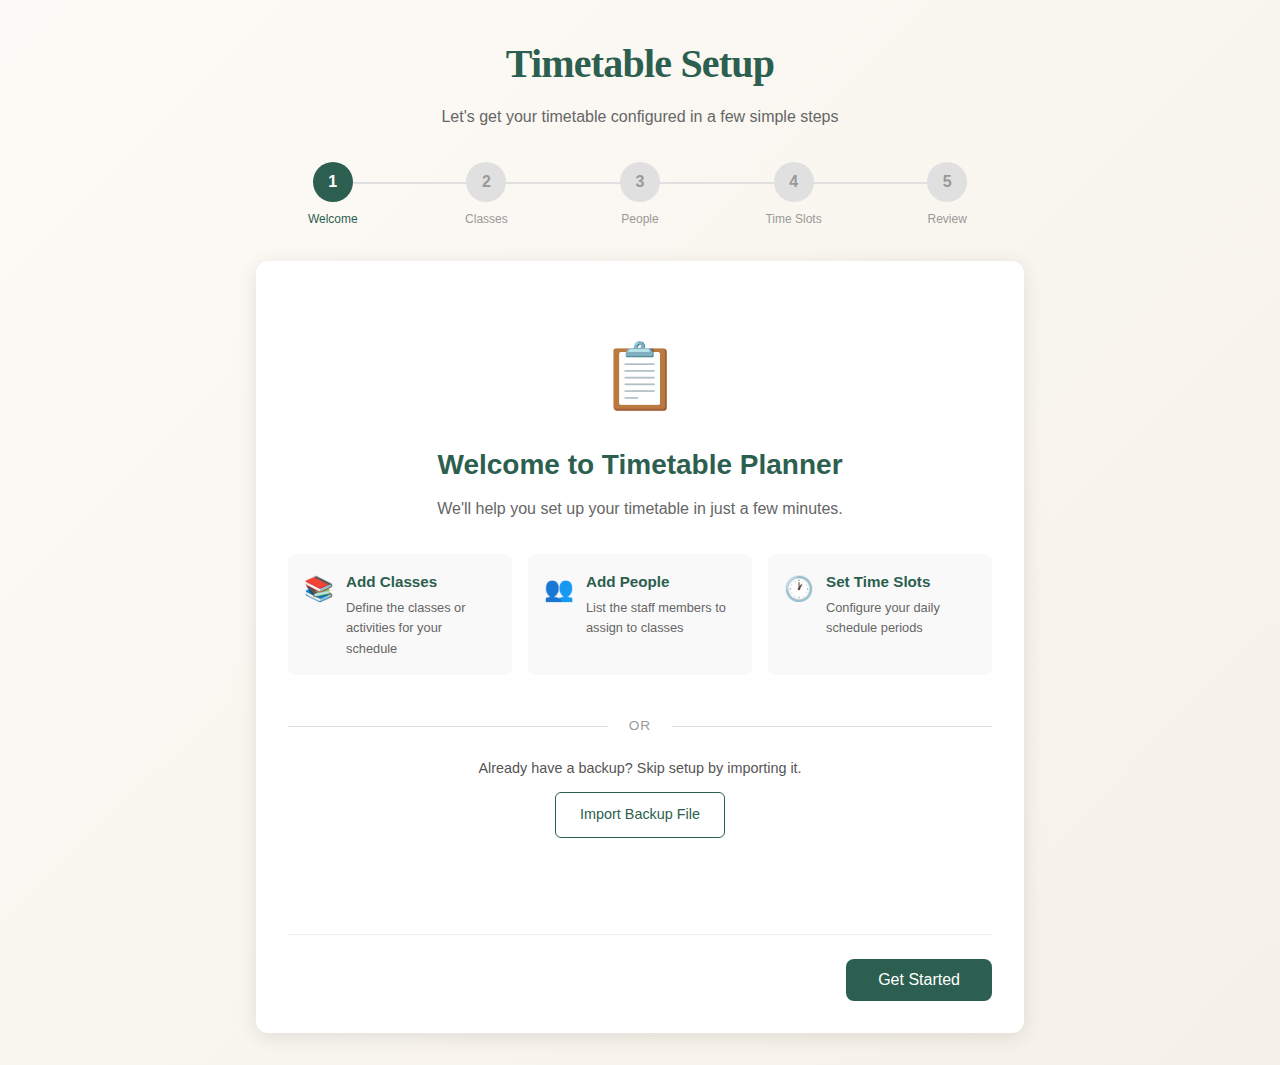
<file: setup.html>
<!DOCTYPE html>
<html lang="en">
<head>
    <meta charset="UTF-8">
    <meta name="viewport" content="width=device-width, initial-scale=1.0">
    <title>Setup - Timetable Planner</title>
    <link rel="stylesheet" href="css/styles.css">
    <style>
        .setup-container {
            max-width: 800px;
            margin: 2rem auto;
            padding: 0 1rem;
        }

        .setup-header {
            text-align: center;
            margin-bottom: 2rem;
        }

        .setup-header h1 {
            color: var(--primary);
            margin-bottom: 0.5rem;
        }

        .setup-header p {
            color: #666;
        }

        .progress-steps {
            display: flex;
            justify-content: space-between;
            margin-bottom: 2rem;
            position: relative;
        }

        .progress-steps::before {
            content: '';
            position: absolute;
            top: 20px;
            left: 10%;
            right: 10%;
            height: 2px;
            background: #e0e0e0;
            z-index: 0;
        }

        .progress-step {
            display: flex;
            flex-direction: column;
            align-items: center;
            position: relative;
            z-index: 1;
            flex: 1;
        }

        .step-circle {
            width: 40px;
            height: 40px;
            border-radius: 50%;
            background: #e0e0e0;
            color: #999;
            display: flex;
            align-items: center;
            justify-content: center;
            font-weight: 600;
            margin-bottom: 0.5rem;
            transition: all 0.3s ease;
        }

        .progress-step.active .step-circle {
            background: var(--primary);
            color: white;
        }

        .progress-step.completed .step-circle {
            background: var(--success, #28a745);
            color: white;
        }

        .step-label {
            font-size: 0.75rem;
            color: #999;
            text-align: center;
        }

        .progress-step.active .step-label,
        .progress-step.completed .step-label {
            color: var(--primary);
            font-weight: 500;
        }

        .wizard-card {
            background: white;
            border-radius: 12px;
            box-shadow: 0 4px 20px rgba(0,0,0,0.1);
            padding: 2rem;
            min-height: 400px;
            display: flex;
            flex-direction: column;
        }

        .wizard-step {
            display: none;
            flex-direction: column;
            flex: 1;
        }

        .wizard-step.active {
            display: flex;
        }

        .wizard-step h2 {
            color: var(--primary);
            margin-bottom: 0.5rem;
        }

        .wizard-step .step-description {
            color: #666;
            margin-bottom: 1.5rem;
        }

        .wizard-content {
            flex: 1;
            overflow-y: auto;
        }

        .item-input-row {
            display: flex;
            gap: 0.5rem;
            margin-bottom: 1rem;
        }

        .item-input-row input {
            flex: 1;
            padding: 0.75rem;
            border: 1px solid #ddd;
            border-radius: 8px;
            font-size: 1rem;
        }

        .item-input-row input[type="color"] {
            width: 50px;
            padding: 0.25rem;
            cursor: pointer;
        }

        .item-input-row button {
            padding: 0.75rem 1.5rem;
            background: var(--primary);
            color: white;
            border: none;
            border-radius: 8px;
            cursor: pointer;
            font-weight: 500;
        }

        .item-input-row button:hover {
            background: var(--primary-light);
        }

        .items-list {
            display: flex;
            flex-wrap: wrap;
            gap: 0.5rem;
            margin-top: 1rem;
        }

        .item-tag {
            display: inline-flex;
            align-items: center;
            gap: 0.5rem;
            padding: 0.5rem 1rem;
            background: #f5f5f5;
            border-radius: 20px;
            font-size: 0.9rem;
        }

        .item-tag .color-dot {
            width: 12px;
            height: 12px;
            border-radius: 50%;
        }

        .item-tag .remove-item {
            background: none;
            border: none;
            color: #999;
            cursor: pointer;
            padding: 0;
            font-size: 1.2rem;
            line-height: 1;
        }

        .item-tag .remove-item:hover {
            color: var(--error, #dc3545);
        }

        .time-slots-container {
            display: flex;
            flex-direction: column;
            gap: 0.5rem;
        }

        .time-slot-row {
            display: flex;
            align-items: center;
            gap: 0.5rem;
            padding: 0.75rem;
            background: #f9f9f9;
            border-radius: 8px;
        }

        .time-slot-row input[type="time"] {
            padding: 0.5rem;
            border: 1px solid #ddd;
            border-radius: 4px;
        }

        .time-slot-row span {
            color: #666;
        }

        .time-slot-row .remove-slot {
            margin-left: auto;
            background: none;
            border: none;
            color: #999;
            cursor: pointer;
            font-size: 1.2rem;
        }

        .time-slot-row .remove-slot:hover {
            color: var(--error, #dc3545);
        }

        .add-slot-btn {
            display: flex;
            align-items: center;
            justify-content: center;
            gap: 0.5rem;
            padding: 0.75rem;
            background: #f0f0f0;
            border: 2px dashed #ccc;
            border-radius: 8px;
            color: #666;
            cursor: pointer;
            margin-top: 0.5rem;
        }

        .add-slot-btn:hover {
            background: #e8e8e8;
            border-color: var(--primary);
            color: var(--primary);
        }

        .templates-grid {
            display: grid;
            grid-template-columns: repeat(auto-fit, minmax(200px, 1fr));
            gap: 1rem;
            margin-bottom: 1.5rem;
        }

        .template-card {
            padding: 1rem;
            border: 2px solid #e0e0e0;
            border-radius: 8px;
            cursor: pointer;
            text-align: center;
            transition: all 0.2s ease;
        }

        .template-card:hover {
            border-color: var(--primary);
            background: #f9f9f9;
        }

        .template-card.selected {
            border-color: var(--primary);
            background: rgba(44, 95, 79, 0.1);
        }

        .template-card h4 {
            margin: 0 0 0.25rem;
            color: var(--primary);
        }

        .template-card p {
            margin: 0;
            font-size: 0.85rem;
            color: #666;
        }

        .review-section {
            margin-bottom: 1.5rem;
        }

        .review-section h4 {
            color: var(--primary);
            margin-bottom: 0.5rem;
            display: flex;
            align-items: center;
            gap: 0.5rem;
        }

        .review-section .edit-btn {
            font-size: 0.8rem;
            color: var(--accent);
            cursor: pointer;
            background: none;
            border: none;
        }

        .review-list {
            display: flex;
            flex-wrap: wrap;
            gap: 0.5rem;
        }

        .review-item {
            padding: 0.4rem 0.8rem;
            background: #f5f5f5;
            border-radius: 15px;
            font-size: 0.85rem;
        }

        #reviewSlots {
            display: flex;
            flex-direction: column;
            flex-wrap: nowrap;
            gap: 0.35rem;
            max-height: 260px;
            overflow-y: auto;
            padding: 0.25rem 0.5rem 0.25rem 0;
            border: 1px solid #eee;
            border-radius: 8px;
            background: #fafafa;
        }

        #reviewSlots::-webkit-scrollbar {
            width: 8px;
        }

        #reviewSlots::-webkit-scrollbar-thumb {
            background: #d0d0d0;
            border-radius: 4px;
        }

        #reviewSlots::-webkit-scrollbar-thumb:hover {
            background: #b0b0b0;
        }

        .review-slot {
            display: grid;
            grid-template-columns: 110px 1fr auto;
            align-items: center;
            gap: 0.75rem;
            padding: 0.55rem 0.85rem;
            background: white;
            border-radius: 6px;
            border-left: 3px solid #ccc;
            font-size: 0.9rem;
        }

        .review-slot-label {
            font-weight: 600;
            color: var(--primary);
        }

        .review-slot-time {
            color: #555;
            font-variant-numeric: tabular-nums;
        }

        .review-slot-duration {
            font-size: 0.8rem;
            color: #888;
            font-variant-numeric: tabular-nums;
        }

        .review-slot.slot-type-recess {
            background: rgba(96, 213, 245, 0.15);
            border-left-color: #0b6e85;
        }

        .review-slot.slot-type-recess .review-slot-label {
            color: #0b6e85;
        }

        .review-slot.slot-type-lunch {
            background: rgba(212, 165, 116, 0.2);
            border-left-color: #8a5a20;
        }

        .review-slot.slot-type-lunch .review-slot-label {
            color: #8a5a20;
        }

        .review-slot.slot-type-break {
            background: rgba(232, 227, 219, 0.5);
            border-left-color: #888;
        }

        .review-slot.slot-type-break .review-slot-label {
            color: #666;
        }

        .wizard-nav {
            display: flex;
            justify-content: space-between;
            margin-top: 2rem;
            padding-top: 1.5rem;
            border-top: 1px solid #eee;
        }

        .wizard-nav button {
            padding: 0.75rem 2rem;
            border-radius: 8px;
            font-size: 1rem;
            font-weight: 500;
            cursor: pointer;
            transition: all 0.2s ease;
        }

        .btn-back {
            background: #f5f5f5;
            border: 1px solid #ddd;
            color: #666;
        }

        .btn-back:hover {
            background: #e8e8e8;
        }

        .btn-next {
            background: var(--primary);
            border: none;
            color: white;
        }

        .btn-next:hover {
            background: var(--primary-light);
        }

        .btn-next:disabled {
            background: #ccc;
            cursor: not-allowed;
        }

        .btn-finish {
            background: var(--success, #28a745);
            border: none;
            color: white;
        }

        .btn-finish:hover {
            background: #218838;
        }

        .welcome-content {
            text-align: center;
            padding: 2rem 0;
        }

        .welcome-icon {
            font-size: 4rem;
            margin-bottom: 1rem;
        }

        .welcome-content h2 {
            font-size: 1.75rem;
        }

        .welcome-features {
            display: grid;
            grid-template-columns: repeat(auto-fit, minmax(180px, 1fr));
            gap: 1rem;
            margin-top: 2rem;
            text-align: left;
        }

        .feature-item {
            display: flex;
            align-items: flex-start;
            gap: 0.75rem;
            padding: 1rem;
            background: #f9f9f9;
            border-radius: 8px;
        }

        .feature-icon {
            font-size: 1.5rem;
        }

        .feature-item h4 {
            margin: 0 0 0.25rem;
            color: var(--primary);
            font-size: 0.95rem;
        }

        .feature-item p {
            margin: 0;
            font-size: 0.8rem;
            color: #666;
        }

        .welcome-import {
            margin-top: 2.5rem;
            text-align: center;
        }

        .welcome-import-divider {
            position: relative;
            margin: 0 0 1.25rem;
            color: #999;
            font-size: 0.85rem;
            text-transform: uppercase;
            letter-spacing: 0.08em;
        }

        .welcome-import-divider::before,
        .welcome-import-divider::after {
            content: "";
            position: absolute;
            top: 50%;
            width: calc(50% - 2rem);
            height: 1px;
            background: #e0e0e0;
        }

        .welcome-import-divider::before { left: 0; }
        .welcome-import-divider::after { right: 0; }

        .welcome-import-text {
            margin: 0 0 0.75rem;
            color: #555;
            font-size: 0.9rem;
        }

        .btn-import-backup {
            display: inline-block;
            padding: 0.65rem 1.5rem;
            border: 1px solid var(--primary);
            border-radius: 6px;
            color: var(--primary);
            background: white;
            font-weight: 500;
            cursor: pointer;
            transition: all 0.15s;
        }

        .btn-import-backup:hover {
            background: var(--primary);
            color: white;
        }

        .setup-import-error {
            margin-top: 0.75rem;
            min-height: 1.25rem;
            color: var(--error, #dc3545);
            font-size: 0.85rem;
        }

        .empty-hint {
            text-align: center;
            padding: 2rem;
            color: #999;
            font-style: italic;
        }

        .setup-loading {
            position: fixed;
            top: 0;
            left: 0;
            right: 0;
            bottom: 0;
            background: rgba(255,255,255,0.9);
            display: none;
            align-items: center;
            justify-content: center;
            flex-direction: column;
            z-index: 1000;
        }

        .setup-loading.active {
            display: flex;
        }

        .setup-loading .spinner {
            width: 50px;
            height: 50px;
            border: 4px solid #f3f3f3;
            border-top: 4px solid var(--primary);
            border-radius: 50%;
            animation: spin 1s linear infinite;
        }

        @keyframes spin {
            0% { transform: rotate(0deg); }
            100% { transform: rotate(360deg); }
        }

        .setup-loading p {
            margin-top: 1rem;
            color: var(--primary);
            font-weight: 500;
        }

        @media (max-width: 600px) {
            .wizard-card {
                padding: 1.5rem;
            }

            .progress-steps {
                overflow-x: auto;
            }

            .step-label {
                display: none;
            }

            .wizard-nav {
                flex-direction: column;
                gap: 0.5rem;
            }

            .wizard-nav button {
                width: 100%;
            }
        }
    </style>
</head>
<body>
    <div class="setup-loading" id="setupLoading">
        <div class="spinner"></div>
        <p>Setting up your timetable...</p>
    </div>

    <div class="setup-container">
        <div class="setup-header">
            <h1>Timetable Setup</h1>
            <p>Let's get your timetable configured in a few simple steps</p>
        </div>

        <div class="progress-steps">
            <div class="progress-step active" data-step="1">
                <div class="step-circle">1</div>
                <span class="step-label">Welcome</span>
            </div>
            <div class="progress-step" data-step="2">
                <div class="step-circle">2</div>
                <span class="step-label">Classes</span>
            </div>
            <div class="progress-step" data-step="3">
                <div class="step-circle">3</div>
                <span class="step-label">People</span>
            </div>
            <div class="progress-step" data-step="4">
                <div class="step-circle">4</div>
                <span class="step-label">Time Slots</span>
            </div>
            <div class="progress-step" data-step="5">
                <div class="step-circle">5</div>
                <span class="step-label">Review</span>
            </div>
        </div>

        <div class="wizard-card">
            <!-- Step 1: Welcome -->
            <div class="wizard-step active" data-step="1">
                <div class="welcome-content">
                    <div class="welcome-icon">📋</div>
                    <h2>Welcome to Timetable Planner</h2>
                    <p class="step-description">We'll help you set up your timetable in just a few minutes.</p>

                    <div class="welcome-features">
                        <div class="feature-item">
                            <span class="feature-icon">📚</span>
                            <div>
                                <h4>Add Classes</h4>
                                <p>Define the classes or activities for your schedule</p>
                            </div>
                        </div>
                        <div class="feature-item">
                            <span class="feature-icon">👥</span>
                            <div>
                                <h4>Add People</h4>
                                <p>List the staff members to assign to classes</p>
                            </div>
                        </div>
                        <div class="feature-item">
                            <span class="feature-icon">🕐</span>
                            <div>
                                <h4>Set Time Slots</h4>
                                <p>Configure your daily schedule periods</p>
                            </div>
                        </div>
                    </div>

                    <div class="welcome-import">
                        <div class="welcome-import-divider"><span>or</span></div>
                        <p class="welcome-import-text">Already have a backup? Skip setup by importing it.</p>
                        <label class="btn-import-backup">
                            Import Backup File
                            <input type="file" accept=".json" onchange="importBackupFromSetup(event)" style="display: none">
                        </label>
                        <div id="setupImportError" class="setup-import-error" role="alert"></div>
                    </div>
                </div>

                <div class="wizard-nav">
                    <div></div>
                    <button class="btn-next" onclick="nextStep()">Get Started</button>
                </div>
            </div>

            <!-- Step 2: Classes -->
            <div class="wizard-step" data-step="2">
                <h2>Add Your Classes</h2>
                <p class="step-description">Enter the classes or activities that will appear in your timetable. Each class gets its own color.</p>

                <div class="wizard-content">
                    <div class="item-input-row">
                        <input type="text" id="classNameInput" placeholder="Enter class name (e.g., Math, Science)" onkeypress="handleClassKeypress(event)">
                        <input type="color" id="classColorInput" value="#4CAF50" title="Pick a color">
                        <button onclick="addClass()">Add</button>
                    </div>

                    <div class="items-list" id="classesList">
                        <div class="empty-hint">No classes added yet. Add your first class above.</div>
                    </div>
                </div>

                <div class="wizard-nav">
                    <button class="btn-back" onclick="prevStep()">Back</button>
                    <button class="btn-next" onclick="nextStep()" id="classesNextBtn">Next</button>
                </div>
            </div>

            <!-- Step 3: People -->
            <div class="wizard-step" data-step="3">
                <h2>Add Your People</h2>
                <p class="step-description">Enter the names of staff members who will be assigned to classes.</p>

                <div class="wizard-content">
                    <div class="item-input-row">
                        <input type="text" id="personNameInput" placeholder="Enter person's name" onkeypress="handlePersonKeypress(event)">
                        <button onclick="addPerson()">Add</button>
                    </div>

                    <div class="items-list" id="peopleList">
                        <div class="empty-hint">No people added yet. Add your first person above.</div>
                    </div>
                </div>

                <div class="wizard-nav">
                    <button class="btn-back" onclick="prevStep()">Back</button>
                    <button class="btn-next" onclick="nextStep()" id="peopleNextBtn">Next</button>
                </div>
            </div>

            <!-- Step 4: Time Slots -->
            <div class="wizard-step" data-step="4">
                <h2>Configure Time Slots</h2>
                <p class="step-description">Set up the time periods for your timetable. Choose a template or create custom slots.</p>

                <div class="wizard-content">
                    <h4 style="margin-bottom: 0.75rem;">Quick Templates</h4>
                    <div class="templates-grid">
                        <div class="template-card" onclick="applyTemplate('school', event)">
                            <h4>School Day</h4>
                            <p>8:00 AM - 3:30 PM (with recess &amp; lunch)</p>
                        </div>
                        <div class="template-card" onclick="applyTemplate('halfday', event)">
                            <h4>Half Day</h4>
                            <p>9:00 AM - 12:00 PM (3 periods)</p>
                        </div>
                        <div class="template-card" onclick="applyTemplate('custom', event)">
                            <h4>Custom</h4>
                            <p>Create your own schedule</p>
                        </div>
                    </div>

                    <h4 style="margin-bottom: 0.75rem;">Time Slots</h4>
                    <div class="time-slots-container" id="timeSlotsContainer">
                        <div class="empty-hint">Select a template or add custom time slots below.</div>
                    </div>
                    <button class="add-slot-btn" onclick="addTimeSlot()">+ Add Time Slot</button>
                </div>

                <div class="wizard-nav">
                    <button class="btn-back" onclick="prevStep()">Back</button>
                    <button class="btn-next" onclick="nextStep()" id="slotsNextBtn">Next</button>
                </div>
            </div>

            <!-- Step 5: Review -->
            <div class="wizard-step" data-step="5">
                <h2>Review Your Setup</h2>
                <p class="step-description">Check everything looks correct before we create your timetable.</p>

                <div class="wizard-content">
                    <div class="review-section">
                        <h4>
                            Classes (<span id="reviewClassCount">0</span>)
                            <button class="edit-btn" onclick="goToStep(2)">Edit</button>
                        </h4>
                        <div class="review-list" id="reviewClasses"></div>
                    </div>

                    <div class="review-section">
                        <h4>
                            People (<span id="reviewPeopleCount">0</span>)
                            <button class="edit-btn" onclick="goToStep(3)">Edit</button>
                        </h4>
                        <div class="review-list" id="reviewPeople"></div>
                    </div>

                    <div class="review-section">
                        <h4>
                            Time Slots (<span id="reviewSlotsCount">0</span>)
                            <button class="edit-btn" onclick="goToStep(4)">Edit</button>
                        </h4>
                        <div class="review-list" id="reviewSlots"></div>
                    </div>
                </div>

                <div class="wizard-nav">
                    <button class="btn-back" onclick="prevStep()">Back</button>
                    <button class="btn-finish" onclick="finishSetup()">Create Timetable</button>
                </div>
            </div>
        </div>
    </div>

    <script src="js/shared.js"></script>
    <script src="js/setup.js"></script>
</body>
</html>
</file>
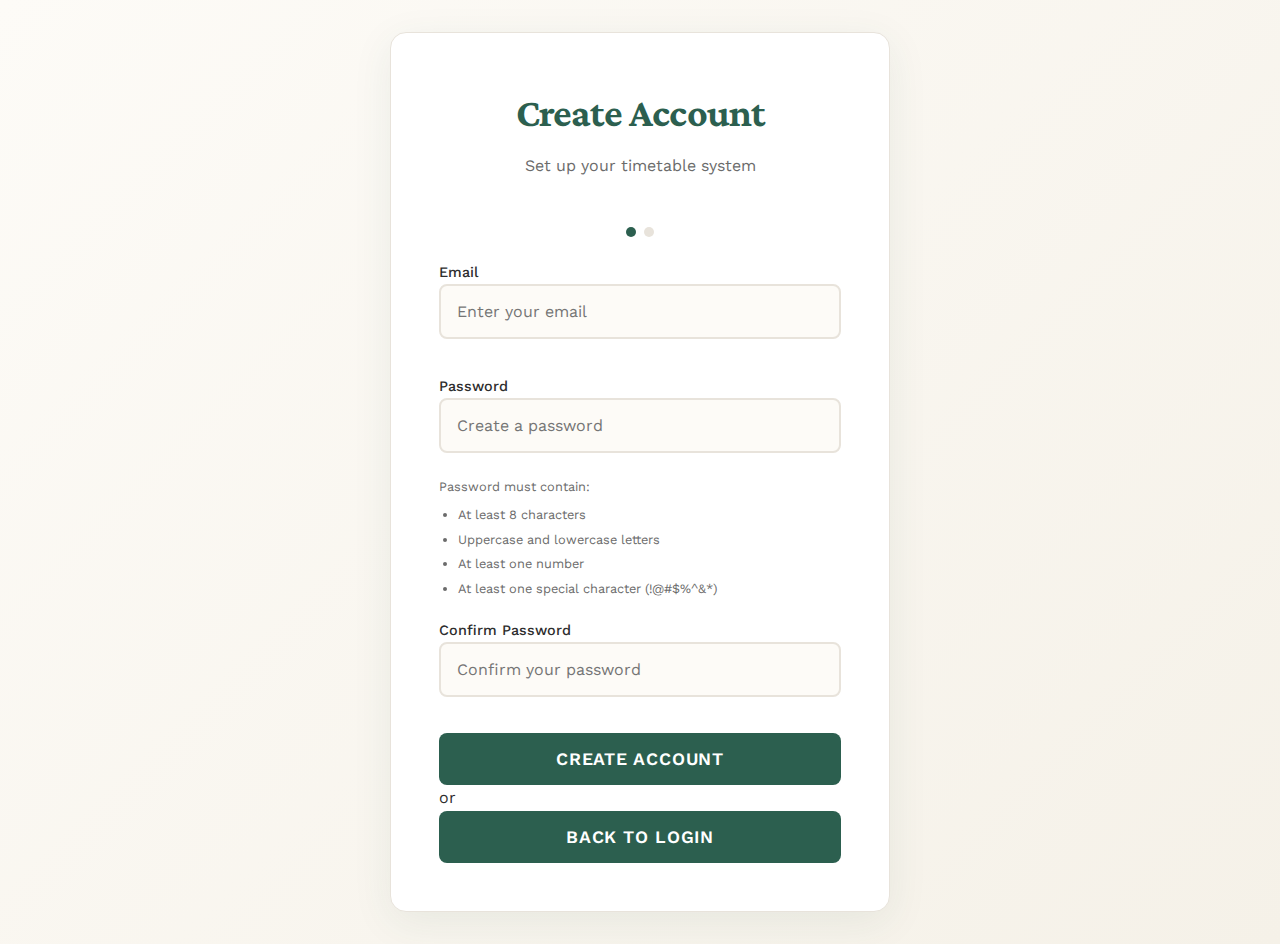
<file: signup.html>
<!doctype html>
<html lang="en">
  <head>
    <meta charset="UTF-8" />
    <meta name="viewport" content="width=device-width, initial-scale=1.0" />
    <title>Timetable Planner - Create Account</title>

    <!-- PWA Configuration -->
    <link rel="manifest" href="manifest.json" />
    <meta name="theme-color" content="#2c5f4f" />
    <meta name="apple-mobile-web-app-capable" content="yes" />
    <meta name="apple-mobile-web-app-status-bar-style" content="black-translucent" />
    <meta name="apple-mobile-web-app-title" content="Timetable" />

    <!-- Fonts -->
    <link
      href="https://fonts.googleapis.com/css2?family=Crimson+Pro:wght@400;600;700&family=Work+Sans:wght@300;400;500;600&display=swap"
      rel="stylesheet"
    />

    <!-- Stylesheet -->
    <link rel="stylesheet" href="css/styles.css" />

    <!-- AWS Configuration -->
    <script src="js/aws-config.js"></script>
    <script src="js/aws-auth.js"></script>

    <!-- Signup page specific styles -->
    <style>
      body {
        display: flex;
        align-items: center;
        justify-content: center;
        padding: 2rem;
      }

      .password-requirements {
        font-size: 0.8rem;
        color: var(--text-light);
        margin-top: 0.5rem;
      }

      .password-requirements ul {
        margin: 0.5rem 0 0 1.2rem;
        padding: 0;
      }

      .password-requirements li {
        margin-bottom: 0.25rem;
      }

      .step-indicator {
        display: flex;
        justify-content: center;
        gap: 0.5rem;
        margin-bottom: 1.5rem;
      }

      .step-dot {
        width: 10px;
        height: 10px;
        border-radius: 50%;
        background: var(--border);
        transition: background 0.3s;
      }

      .step-dot.active {
        background: var(--primary);
      }

      .verification-code-input {
        text-align: center;
        font-size: 1.5rem;
        letter-spacing: 0.5rem;
        font-family: monospace;
      }

      .resend-link {
        text-align: center;
        margin-top: 1rem;
        font-size: 0.9rem;
      }

      .resend-link a {
        color: var(--primary);
        cursor: pointer;
        text-decoration: underline;
      }

      .resend-link a:hover {
        color: var(--primary-dark);
      }

      .success-message {
        text-align: center;
        padding: 2rem;
      }

      .success-icon {
        font-size: 4rem;
        margin-bottom: 1rem;
      }
    </style>
  </head>
  <body>
    <div class="login-container">
      <h1 class="login-title">Create Account</h1>
      <p class="login-subtitle">Set up your timetable system</p>

      <!-- Step Indicator -->
      <div class="step-indicator">
        <div class="step-dot active" id="step1Dot"></div>
        <div class="step-dot" id="step2Dot"></div>
      </div>

      <div class="login-error" id="signupError"></div>

      <!-- Step 1: Registration Form -->
      <div id="registrationForm" class="login-form active">
        <div class="form-group">
          <label for="emailInput">Email</label>
          <input
            type="email"
            id="emailInput"
            class="login-input"
            placeholder="Enter your email"
            autocomplete="email"
          />
        </div>

        <div class="form-group">
          <label for="passwordInput">Password</label>
          <input
            type="password"
            id="passwordInput"
            class="login-input"
            placeholder="Create a password"
            autocomplete="new-password"
          />
          <div class="password-requirements">
            Password must contain:
            <ul>
              <li>At least 8 characters</li>
              <li>Uppercase and lowercase letters</li>
              <li>At least one number</li>
              <li>At least one special character (!@#$%^&*)</li>
            </ul>
          </div>
        </div>

        <div class="form-group">
          <label for="confirmPasswordInput">Confirm Password</label>
          <input
            type="password"
            id="confirmPasswordInput"
            class="login-input"
            placeholder="Confirm your password"
            autocomplete="new-password"
          />
        </div>

        <button class="login-button" onclick="handleSignup()" id="signupButton">
          Create Account
        </button>

        <div class="login-divider">
          <span>or</span>
        </div>

        <button class="login-button secondary" onclick="window.location.href='index.html'">
          Back to Login
        </button>
      </div>

      <!-- Step 2: Email Verification -->
      <div id="verificationForm" class="login-form" style="display: none;">
        <p style="text-align: center; margin-bottom: 1.5rem;">
          We've sent a verification code to<br>
          <strong id="verificationEmail"></strong>
        </p>

        <div class="form-group">
          <label for="verificationCode">Verification Code</label>
          <input
            type="text"
            id="verificationCode"
            class="login-input verification-code-input"
            placeholder="000000"
            maxlength="6"
            autocomplete="one-time-code"
          />
        </div>

        <button class="login-button" onclick="handleVerification()" id="verifyButton">
          Verify Email
        </button>

        <div class="resend-link">
          Didn't receive the code? <a onclick="handleResendCode()">Resend</a>
        </div>
      </div>

      <!-- Step 3: Success -->
      <div id="successMessage" class="login-form" style="display: none;">
        <div class="success-message">
          <div class="success-icon">&#10003;</div>
          <h2>Account Created!</h2>
          <p>Your account has been verified successfully.</p>
          <p>Redirecting to setup...</p>
        </div>
      </div>
    </div>

    <script>
      // Store email for verification step
      let signupEmail = '';

      // Check if already logged in
      document.addEventListener("DOMContentLoaded", function() {
        if (isAuthenticated()) {
          window.location.href = 'admin.html';
          return;
        }

        // Setup Enter key handlers
        document.getElementById("emailInput").addEventListener("keypress", function(e) {
          if (e.key === "Enter") {
            document.getElementById("passwordInput").focus();
          }
        });

        document.getElementById("passwordInput").addEventListener("keypress", function(e) {
          if (e.key === "Enter") {
            document.getElementById("confirmPasswordInput").focus();
          }
        });

        document.getElementById("confirmPasswordInput").addEventListener("keypress", function(e) {
          if (e.key === "Enter") {
            handleSignup();
          }
        });

        document.getElementById("verificationCode").addEventListener("keypress", function(e) {
          if (e.key === "Enter") {
            handleVerification();
          }
        });
      });

      /**
       * Handle signup form submission
       */
      async function handleSignup() {
        const email = document.getElementById("emailInput").value.trim();
        const password = document.getElementById("passwordInput").value;
        const confirmPassword = document.getElementById("confirmPasswordInput").value;
        const signupButton = document.getElementById("signupButton");

        // Validation
        if (!email || !password || !confirmPassword) {
          showError("Please fill in all fields");
          return;
        }

        if (!email.includes('@')) {
          showError("Please enter a valid email address");
          return;
        }

        if (password !== confirmPassword) {
          showError("Passwords do not match");
          return;
        }

        if (password.length < 8) {
          showError("Password must be at least 8 characters");
          return;
        }

        // Basic password strength check
        const hasUpper = /[A-Z]/.test(password);
        const hasLower = /[a-z]/.test(password);
        const hasNumber = /[0-9]/.test(password);
        const hasSpecial = /[!@#$%^&*(),.?":{}|<>]/.test(password);

        if (!hasUpper || !hasLower || !hasNumber || !hasSpecial) {
          showError("Password does not meet requirements");
          return;
        }

        try {
          // Show loading state
          signupButton.disabled = true;
          signupButton.textContent = "Creating account...";
          hideError();

          // Call Cognito SignUp
          await cognitoSignUp(email, password);

          // Store email for verification
          signupEmail = email;

          // Show verification form
          showVerificationStep();

        } catch (error) {
          console.error("Signup error:", error);
          showError(error.message || "Signup failed. Please try again.");
          signupButton.disabled = false;
          signupButton.textContent = "Create Account";
        }
      }

      /**
       * Handle email verification
       */
      async function handleVerification() {
        const code = document.getElementById("verificationCode").value.trim();
        const verifyButton = document.getElementById("verifyButton");

        if (!code || code.length !== 6) {
          showError("Please enter the 6-digit verification code");
          return;
        }

        try {
          verifyButton.disabled = true;
          verifyButton.textContent = "Verifying...";
          hideError();

          // Confirm signup with verification code
          await cognitoConfirmSignUp(signupEmail, code);

          // Show success and redirect
          showSuccessStep();

          // Auto-login and redirect to setup after 2 seconds
          setTimeout(async () => {
            try {
              // Get password from the form (still in DOM)
              const password = document.getElementById("passwordInput").value;
              await cognitoLogin(signupEmail, password);
              window.location.href = 'setup.html';
            } catch (loginError) {
              console.error("Auto-login failed:", loginError);
              window.location.href = 'index.html';
            }
          }, 2000);

        } catch (error) {
          console.error("Verification error:", error);
          showError(error.message || "Verification failed. Please try again.");
          verifyButton.disabled = false;
          verifyButton.textContent = "Verify Email";
        }
      }

      /**
       * Handle resend verification code
       */
      async function handleResendCode() {
        try {
          hideError();
          await cognitoResendCode(signupEmail);
          showError("Verification code resent! Check your email.");
          document.getElementById("signupError").style.background = "#efe";
          document.getElementById("signupError").style.borderColor = "#cfc";
          document.getElementById("signupError").style.color = "#060";
        } catch (error) {
          console.error("Resend error:", error);
          showError(error.message || "Failed to resend code");
        }
      }

      /**
       * Show verification step
       */
      function showVerificationStep() {
        document.getElementById("registrationForm").style.display = "none";
        document.getElementById("verificationForm").style.display = "block";
        document.getElementById("verificationEmail").textContent = signupEmail;
        document.getElementById("step1Dot").classList.remove("active");
        document.getElementById("step2Dot").classList.add("active");
        document.getElementById("verificationCode").focus();
      }

      /**
       * Show success step
       */
      function showSuccessStep() {
        document.getElementById("verificationForm").style.display = "none";
        document.getElementById("successMessage").style.display = "block";
        document.getElementById("step2Dot").classList.add("active");
      }

      /**
       * Show error message
       */
      function showError(message) {
        const errorDiv = document.getElementById("signupError");
        errorDiv.textContent = message;
        errorDiv.classList.add("active");
        // Reset styles in case they were changed for success message
        errorDiv.style.background = "#fee";
        errorDiv.style.borderColor = "#fcc";
        errorDiv.style.color = "#c00";
      }

      /**
       * Hide error message
       */
      function hideError() {
        document.getElementById("signupError").classList.remove("active");
      }
    </script>
  </body>
</html>
</file>
<file: css/styles.css>
/* ============================================
   Timetable Planner - Unified Stylesheet
   ============================================ */

/* ----------------------------------------
   CSS Variables
   ---------------------------------------- */
:root {
  --primary: #2c5f4f;
  --primary-light: #3d7861;
  --primary-dark: #1e4438;
  --accent: #d4a574;
  --bg: #fdfbf7;
  --surface: #ffffff;
  --text: #2d2d2d;
  --text-light: #6b6b6b;
  --border: #e8e3db;
  --shadow: rgba(44, 95, 79, 0.08);
  --error: #c84848;
  --success: #4a8b6f;
  --warning: #f59e0b;

  /* Day colors */
  --monday: #4ade80;
  --tuesday: #60d5f5;
  --wednesday: #f59e0b;
  --thursday: #a78bfa;
  --friday: #fb923c;
}

/* ----------------------------------------
   Reset & Base
   ---------------------------------------- */
* {
  margin: 0;
  padding: 0;
  box-sizing: border-box;
}

body {
  font-family: "Work Sans", sans-serif;
  background: linear-gradient(135deg, var(--bg) 0%, #f5f1e8 100%);
  color: var(--text);
  line-height: 1.6;
  min-height: 100vh;
}

/* ----------------------------------------
   Layout
   ---------------------------------------- */
.container {
  max-width: 100%;
  margin: 0 auto;
  padding: 1.5rem;
}

.container--narrow {
  max-width: 1200px;
}

header {
  text-align: center;
  margin-bottom: 2rem;
  padding-bottom: 1.5rem;
  border-bottom: 2px solid var(--border);
}

/* ----------------------------------------
   Typography
   ---------------------------------------- */
h1 {
  font-family: "Crimson Pro", serif;
  font-size: 2.5rem;
  font-weight: 700;
  color: var(--primary);
  margin-bottom: 0.5rem;
  letter-spacing: -0.02em;
}

.subtitle {
  font-size: 1rem;
  color: var(--text-light);
  font-weight: 300;
}

/* ----------------------------------------
   Panels & Cards
   ---------------------------------------- */
.panel {
  background: var(--surface);
  border-radius: 12px;
  padding: 1.5rem;
  box-shadow: 0 4px 20px var(--shadow);
  border: 1px solid var(--border);
}

.panel-title {
  font-family: "Crimson Pro", serif;
  font-size: 1.5rem;
  font-weight: 600;
  color: var(--primary);
  margin-bottom: 1.5rem;
  padding-bottom: 0.75rem;
  border-bottom: 1px solid var(--border);
  display: flex;
  align-items: center;
  gap: 0.5rem;
}

.panel-icon {
  font-size: 1.3rem;
}

.panel-description {
  color: var(--text-light);
  font-size: 0.95rem;
  margin-bottom: 1.5rem;
}

.panel-full {
  grid-column: 1 / -1;
}

/* ----------------------------------------
   Forms
   ---------------------------------------- */
.form-group {
  margin-bottom: 1.25rem;
}

label {
  display: block;
  font-weight: 500;
  color: var(--text);
  font-size: 0.9rem;
}

input,
select,
textarea {
  width: 100%;
  padding: 0.75rem;
  border: 2px solid var(--border);
  border-radius: 8px;
  font-family: "Work Sans", sans-serif;
  font-size: 0.95rem;
  transition: all 0.2s ease;
  background: var(--bg);
}

input:focus,
select:focus,
textarea:focus {
  outline: none;
  border-color: var(--primary);
  background: var(--surface);
}

input[type="color"] {
  width: 50px;
  height: 35px;
  border: none;
  cursor: pointer;
  padding: 2px;
}

input[type="file"] {
  padding: 0.75rem;
  border: 2px dashed var(--border);
  cursor: pointer;
}

input[type="file"]:hover {
  border-color: var(--primary);
  background: var(--surface);
}

.form-hint {
  font-size: 0.85rem;
  color: var(--text-light);
  margin-top: 0.35rem;
}

.input-with-button {
  display: grid;
  grid-template-columns: 1fr auto;
  gap: 0.5rem;
  align-items: end;
}

/* ----------------------------------------
   Buttons
   ---------------------------------------- */
.btn {
  display: inline-flex;
  align-items: center;
  justify-content: center;
  gap: 0.5rem;
  width: 100%;
  padding: 0.875rem 1.5rem;
  border: none;
  border-radius: 8px;
  font-family: "Work Sans", sans-serif;
  font-size: 0.95rem;
  font-weight: 500;
  cursor: pointer;
  transition: all 0.2s ease;
  text-transform: uppercase;
  letter-spacing: 0.05em;
}

.btn-primary {
  background: var(--primary);
  color: white;
}

.btn-primary:hover {
  background: var(--primary-dark);
  transform: translateY(-2px);
  box-shadow: 0 4px 12px rgba(44, 95, 79, 0.3);
}

.btn-secondary {
  background: var(--accent);
  color: white;
}

.btn-secondary:hover {
  background: #c49563;
  transform: translateY(-2px);
}

.btn-success {
  background: var(--success);
  color: white;
}

.btn-success:hover {
  background: #3d7861;
  transform: translateY(-2px);
  box-shadow: 0 4px 12px rgba(74, 139, 111, 0.3);
}

.btn-danger {
  background: var(--error);
  color: white;
}

.btn-danger:hover {
  background: #b83c3c;
  transform: translateY(-2px);
}

.btn-cancel {
  background: var(--text-light);
  color: white;
}

.btn-cancel:hover {
  background: var(--text);
}

.btn-outline {
  background: transparent;
  border: 2px solid var(--border);
  color: var(--text);
}

.btn-outline:hover {
  border-color: var(--primary);
  color: var(--primary);
}

.btn-icon {
  padding: 0.875rem 2rem;
  width: auto;
}

.btn-add {
  padding: 0.75rem 1.5rem;
  white-space: nowrap;
}

.btn-small {
  padding: 0.5rem 1rem;
  font-size: 0.85rem;
}

.btn-full {
  width: 100%;
}

.btn-group {
  display: flex;
  gap: 0.75rem;
  margin-top: 1.5rem;
}

.btn-group .btn {
  flex: 1;
}

.btn:disabled {
  background: var(--text-light);
  cursor: not-allowed;
  transform: none;
}

/* ----------------------------------------
   Delete Button
   ---------------------------------------- */
.delete-btn {
  background: var(--error);
  color: white;
  border: none;
  padding: 0.4rem 0.75rem;
  border-radius: 4px;
  cursor: pointer;
  font-size: 0.85rem;
  transition: all 0.2s ease;
}

.delete-btn:hover {
  background: #b23838;
}

/* ----------------------------------------
   Lists
   ---------------------------------------- */
.item-list {
  max-height: 200px;
  overflow-y: auto;
  margin-bottom: 1rem;
  padding-right: 0.5rem;
  will-change: scroll-position;
  -webkit-overflow-scrolling: touch;
  transform: translateZ(0);
}

.list-item {
  display: flex;
  justify-content: space-between;
  align-items: center;
  padding: 0.75rem;
  margin-bottom: 0.5rem;
  background: var(--bg);
  border-radius: 6px;
  border: 1px solid var(--border);
  transition: all 0.2s ease;
  will-change: transform;
  transform: translateZ(0);
  contain: layout style paint;
  animation: fadeIn 0.3s ease;
}

.list-item:hover {
  border-color: var(--primary);
  transform: translateX(4px);
}

.item-name {
  font-weight: 500;
  color: var(--primary);
  flex: 1;
}

.class-item {
  display: flex;
  align-items: center;
  gap: 0.5rem;
}

.color-indicator {
  width: 24px;
  height: 24px;
  border-radius: 4px;
  border: 2px solid var(--border);
  cursor: pointer;
  transition: all 0.2s ease;
}

.color-indicator:hover {
  transform: scale(1.1);
  border-color: var(--primary);
}

/* ----------------------------------------
   Empty State
   ---------------------------------------- */
.empty-state {
  text-align: center;
  padding: 2rem;
  color: var(--text-light);
}

.empty-state-icon {
  font-size: 2.5rem;
  margin-bottom: 0.5rem;
  opacity: 0.3;
}

.empty-state p {
  font-size: 0.9rem;
}

/* ----------------------------------------
   Scrollbar Styling
   ---------------------------------------- */
.item-list::-webkit-scrollbar,
.time-slot-list::-webkit-scrollbar,
.account-list::-webkit-scrollbar {
  width: 8px;
}

.item-list::-webkit-scrollbar-track,
.time-slot-list::-webkit-scrollbar-track,
.account-list::-webkit-scrollbar-track {
  background: var(--bg);
  border-radius: 4px;
}

.item-list::-webkit-scrollbar-thumb,
.time-slot-list::-webkit-scrollbar-thumb,
.account-list::-webkit-scrollbar-thumb {
  background: var(--primary);
  border-radius: 4px;
}

.item-list::-webkit-scrollbar-thumb:hover,
.time-slot-list::-webkit-scrollbar-thumb:hover,
.account-list::-webkit-scrollbar-thumb:hover {
  background: var(--primary-dark);
}

/* ----------------------------------------
   Setup Section
   ---------------------------------------- */
.setup-section {
  display: grid;
  grid-template-columns: repeat(auto-fit, minmax(320px, 1fr));
  gap: 1.5rem;
  margin-bottom: 2rem;
}

/* ----------------------------------------
   Timetable
   ---------------------------------------- */
.timetable-section {
  margin-top: 2rem;
}

.timetable-header {
  background: var(--surface);
  border-radius: 12px;
  padding: 1.5rem;
  margin-bottom: 1.5rem;
  box-shadow: 0 4px 20px var(--shadow);
  border: 1px solid var(--border);
}

.timetable-header-top {
  display: flex;
  justify-content: space-between;
  align-items: center;
  margin-bottom: 1.5rem;
  padding-bottom: 1rem;
  border-bottom: 2px solid var(--border);
}

.timetable-actions {
  display: grid;
  grid-template-columns: repeat(auto-fit, minmax(200px, 1fr));
  gap: 0.75rem;
}

.action-group {
  display: flex;
  flex-direction: column;
  gap: 0.75rem;
}

.action-group-label {
  font-size: 0.85rem;
  font-weight: 600;
  color: var(--text-light);
  text-transform: uppercase;
  letter-spacing: 0.05em;
  margin-bottom: 0.25rem;
}

/* Day Selector */
.day-selector {
  display: flex;
  justify-content: center;
  gap: 1rem;
  margin-bottom: 2rem;
  flex-wrap: wrap;
}

.day-btn {
  padding: 0.75rem 2rem;
  border: 2px solid var(--border);
  background: var(--surface);
  border-radius: 8px;
  cursor: pointer;
  font-weight: 500;
  transition: all 0.2s ease;
  font-family: "Work Sans", sans-serif;
  font-size: 0.95rem;
}

.day-btn:hover {
  border-color: var(--primary);
  transform: translateY(-2px);
}

.day-btn.active {
  background: var(--primary);
  color: white;
  border-color: var(--primary);
}

/* View Controls (zoom / scroll / fullscreen) */
.view-controls {
  display: flex;
  justify-content: flex-end;
  align-items: center;
  gap: 0.5rem;
  margin-bottom: 0.5rem;
  flex-wrap: wrap;
}

.view-controls-group {
  display: inline-flex;
  align-items: center;
  gap: 0.25rem;
  background: var(--surface);
  border: 1px solid var(--border);
  border-radius: 8px;
  padding: 0.25rem;
  box-shadow: 0 2px 6px var(--shadow);
}

.view-control-btn {
  display: inline-flex;
  align-items: center;
  justify-content: center;
  min-width: 2rem;
  height: 2rem;
  padding: 0 0.5rem;
  background: transparent;
  border: none;
  border-radius: 6px;
  color: var(--text);
  font-family: "Work Sans", sans-serif;
  font-size: 1.05rem;
  font-weight: 600;
  line-height: 1;
  cursor: pointer;
  transition: background 0.15s ease, color 0.15s ease, transform 0.15s ease;
}

.view-control-btn:hover {
  background: var(--bg);
  color: var(--primary);
}

.view-control-btn:active {
  transform: translateY(1px);
}

.view-control-btn:disabled {
  opacity: 0.4;
  cursor: not-allowed;
  background: transparent;
  color: var(--text-light);
  transform: none;
}

.view-controls-zoom-value {
  min-width: 3.5rem;
  text-align: center;
  font-size: 0.9rem;
  font-weight: 600;
  color: var(--text);
  cursor: pointer;
  user-select: none;
  padding: 0 0.25rem;
}

.fullscreen-icon-exit {
  display: none;
}

.timetable-fullscreen .fullscreen-icon-enter {
  display: none;
}

.timetable-fullscreen .fullscreen-icon-exit {
  display: inline;
}

/* Zoom container — scales the timetable contents only */
.timetable-zoom {
  display: block;
  min-width: 100%;
  transition: zoom 0.15s ease;
}

/* Fullscreen mode — pin the timetable section to the viewport */
.timetable-section.timetable-fullscreen {
  position: fixed;
  inset: 0;
  z-index: 1000;
  margin: 0;
  padding: 1rem;
  background: var(--bg);
  display: flex;
  flex-direction: column;
  gap: 0.5rem;
}

.timetable-section.timetable-fullscreen .timetable-header,
.timetable-section.timetable-fullscreen .counters-section {
  display: none;
}

.timetable-section.timetable-fullscreen .day-selector {
  margin-bottom: 0;
}

.timetable-section.timetable-fullscreen .view-controls {
  margin-bottom: 0;
}

.timetable-section.timetable-fullscreen .timetable-wrapper {
  flex: 1 1 auto;
  min-height: 0;
  overflow: auto;
}

body.timetable-fullscreen-active {
  overflow: hidden;
}

/* Timetable Grid */
.timetable-wrapper {
  background: var(--surface);
  border-radius: 12px;
  padding: 1.5rem;
  box-shadow: 0 4px 20px var(--shadow);
  border: 1px solid var(--border);
  overflow: auto;
  scroll-behavior: smooth;
}

.day-title {
  font-family: "Crimson Pro", serif;
  font-size: 2rem;
  font-weight: 700;
  color: white;
  padding: 1rem;
  text-align: center;
  border-radius: 8px;
  margin-bottom: 1.5rem;
  display: table;
  width: 100%;
  table-layout: fixed;
}

.day-title.monday { background: var(--monday); }
.day-title.tuesday { background: var(--tuesday); }
.day-title.wednesday { background: var(--wednesday); }
.day-title.thursday { background: var(--thursday); }
.day-title.friday { background: var(--friday); }

.timetable {
  display: table;
  width: 100%;
  border-collapse: collapse;
  border: 2px solid var(--border);
  border-radius: 8px;
  overflow: hidden;
  margin-bottom: 2rem;
}

.timetable-header-row {
  display: table-row;
  background: var(--primary);
  color: white;
}

.timetable-header-row > div,
.timetable-header-row > th,
.timetable-header-row > td {
  display: table-cell;
  padding: 1rem;
  font-weight: 600;
  text-align: center;
  border: 1px solid rgba(255, 255, 255, 0.2);
  font-family: "Crimson Pro", serif;
  font-size: 1.05rem;
  color: white;
}

.timetable-row {
  display: table-row;
}

.timetable-row:nth-child(even) {
  background: var(--bg);
}

.time-cell {
  display: table-cell;
  padding: 0.4rem;
  font-weight: 600;
  color: var(--primary);
  border: 1px solid var(--border);
  text-align: center;
  vertical-align: middle;
  min-width: 100px;
  background: var(--surface);
}

.time-range {
  font-size: 0.85rem;
  line-height: 1.4;
}

.roster-cell {
  display: table-cell;
  padding: 0.5rem;
  border: 1px solid var(--border);
  min-width: 140px;
  min-height: 70px;
  cursor: pointer;
  transition: all 0.2s ease;
  position: relative;
  vertical-align: top;
}

.roster-cell:hover {
  background: rgba(44, 95, 79, 0.05);
}

.roster-cell.has-content {
  color: white;
  cursor: default;
}

.cell-content {
  font-size: 0.85rem;
  line-height: 1.4;
  word-wrap: break-word;
}

.assignment-class {
  font-weight: 600;
  margin-bottom: 0.25rem;
}

.assignment-duration {
  font-size: 0.8rem;
  opacity: 0.9;
  margin-bottom: 0.25rem;
}

.assignment-notes {
  font-size: 0.75rem;
  opacity: 0.85;
  font-style: italic;
}

.remove-btn-cell {
  position: absolute;
  top: 2px;
  right: 2px;
  background: rgba(255, 255, 255, 0.3);
  color: white;
  border: none;
  width: 20px;
  height: 20px;
  border-radius: 50%;
  cursor: pointer;
  font-size: 0.7rem;
  display: none;
  align-items: center;
  justify-content: center;
}

.roster-cell.has-content:hover .remove-btn-cell {
  display: flex;
}

.remove-btn-cell:hover {
  background: rgba(255, 255, 255, 0.5);
}

/* ----------------------------------------
   Break Rows (Recess / Lunch / Break)
   ---------------------------------------- */
.break-row .break-cell {
  display: table-cell;
  padding: 0.75rem 1rem;
  border: 1px solid var(--border);
  text-align: center;
  font-weight: 600;
  font-style: italic;
  letter-spacing: 0.05em;
  text-transform: uppercase;
  font-size: 0.85rem;
  color: var(--text-light);
  vertical-align: middle;
}

.break-row--recess .break-cell {
  background: rgba(96, 213, 245, 0.18);
  color: #0b6e85;
}

.break-row--lunch .break-cell {
  background: rgba(212, 165, 116, 0.22);
  color: #8a5a20;
}

.break-row--break .break-cell {
  background: rgba(232, 227, 219, 0.55);
  color: var(--text-light);
}

.break-row .time-cell {
  font-style: italic;
}

/* Time-slot editor: type selector */
.slot-type-select {
  padding: 0.4rem 0.5rem;
  border: 1px solid var(--border);
  border-radius: 6px;
  background: var(--surface);
  font-family: inherit;
  font-size: 0.9rem;
  color: var(--text);
  cursor: pointer;
}

/* Review chip styling by type */
.review-item.slot-type-recess {
  background: rgba(96, 213, 245, 0.18);
  color: #0b6e85;
}
.review-item.slot-type-lunch {
  background: rgba(212, 165, 116, 0.22);
  color: #8a5a20;
}
.review-item.slot-type-break {
  background: rgba(232, 227, 219, 0.55);
  color: var(--text-light);
}

/* ----------------------------------------
   Counters Section
   ---------------------------------------- */
.counters-section {
  background: var(--surface);
  border-radius: 12px;
  padding: 1.5rem;
  box-shadow: 0 4px 20px var(--shadow);
  border: 1px solid var(--border);
  margin-top: 2rem;
}

.counter-tabs {
  display: flex;
  gap: 1rem;
  margin-bottom: 1.5rem;
  border-bottom: 2px solid var(--border);
}

.counter-tab {
  padding: 0.75rem 1.5rem;
  background: none;
  border: none;
  cursor: pointer;
  font-family: "Work Sans", sans-serif;
  font-size: 0.95rem;
  font-weight: 500;
  color: var(--text-light);
  border-bottom: 3px solid transparent;
  transition: all 0.2s ease;
}

.counter-tab.active {
  color: var(--primary);
  border-bottom-color: var(--primary);
}

.counter-content {
  display: none;
}

.counter-content.active {
  display: block;
}

.counter-grid {
  display: grid;
  grid-template-columns: repeat(auto-fill, minmax(200px, 1fr));
  gap: 1rem;
}

.counter-item {
  padding: 1rem;
  background: var(--bg);
  border-radius: 8px;
  border: 2px solid var(--border);
  display: flex;
  justify-content: space-between;
  align-items: center;
}

.counter-class {
  display: flex;
  align-items: center;
  gap: 0.5rem;
  font-weight: 500;
}

.counter-color {
  width: 20px;
  height: 20px;
  border-radius: 4px;
  border: 1px solid var(--border);
}

.counter-value {
  font-size: 1.5rem;
  font-weight: 700;
  color: var(--primary);
}

/* ----------------------------------------
   Modals
   ---------------------------------------- */
.modal {
  display: none;
  position: fixed;
  top: 0;
  left: 0;
  width: 100%;
  height: 100%;
  background: rgba(0, 0, 0, 0.5);
  backdrop-filter: none;
  z-index: 1000;
  align-items: center;
  justify-content: center;
}

.modal.active {
  display: flex;
}

.modal-content {
  background: var(--surface);
  padding: 2rem;
  border-radius: 12px;
  max-width: 600px;
  width: 90%;
  max-height: 80vh;
  overflow-y: auto;
  box-shadow: 0 10px 40px rgba(0, 0, 0, 0.3);
  contain: paint;
  will-change: scroll-position;
}

.modal-title {
  font-family: "Crimson Pro", serif;
  font-size: 1.75rem;
  color: var(--primary);
  margin-bottom: 1.5rem;
}

.modal-info {
  background: var(--bg);
  padding: 0.75rem;
  border-radius: 6px;
  margin-bottom: 1.5rem;
  font-size: 0.9rem;
  color: var(--text);
}

.modal-buttons {
  display: grid;
  grid-template-columns: 1fr 1fr;
  gap: 1rem;
  margin-top: 1.5rem;
}

/* ----------------------------------------
   Time Slots
   ---------------------------------------- */
.time-slot-list {
  max-height: 400px;
  overflow-y: auto;
  margin-bottom: 1rem;
  will-change: scroll-position;
  -webkit-overflow-scrolling: touch;
  transform: translateZ(0);
  scrollbar-width: thin;
  scrollbar-color: var(--primary) var(--bg);
}

.time-slot-item {
  display: grid;
  grid-template-columns: 1fr 1fr auto auto;
  gap: 0.75rem;
  align-items: center;
  padding: 0.75rem;
  margin-bottom: 0.5rem;
  background: var(--bg);
  border-radius: 6px;
  border: 1px solid var(--border);
  will-change: transform;
  transform: translateZ(0);
  contain: layout style paint;
}

.time-slot-item input[type="time"] {
  padding: 0.5rem;
  font-size: 0.9rem;
}

/* ----------------------------------------
   Login Page
   ---------------------------------------- */
#loginScreen {
  min-height: 100vh;
  display: flex;
  align-items: center;
  justify-content: center;
  padding: 2rem;
}

.login-container {
  background: var(--surface);
  border-radius: 16px;
  padding: 3rem;
  box-shadow: 0 10px 40px var(--shadow);
  border: 1px solid var(--border);
  max-width: 500px;
  width: 100%;
}

.login-title {
  font-family: "Crimson Pro", serif;
  font-size: 2.5rem;
  color: var(--primary);
  margin-bottom: 0.5rem;
  text-align: center;
}

.login-subtitle {
  text-align: center;
  color: var(--text-light);
  margin-bottom: 3rem;
  font-size: 1rem;
}

.role-options {
  display: grid;
  gap: 1.5rem;
  margin-bottom: 2rem;
}

.role-card {
  padding: 2rem;
  background: var(--bg);
  border: 3px solid var(--border);
  border-radius: 12px;
  cursor: pointer;
  transition: all 0.3s ease;
  text-align: center;
}

.role-card:hover {
  border-color: var(--primary);
  transform: translateY(-4px);
  box-shadow: 0 8px 24px var(--shadow);
}

.role-card.selected {
  border-color: var(--primary);
  background: linear-gradient(135deg, #f0fdf4 0%, #e0f2fe 100%);
}

.role-icon {
  font-size: 4rem;
  margin-bottom: 1rem;
}

.role-title {
  font-size: 1.5rem;
  font-weight: 600;
  color: var(--primary);
  margin-bottom: 0.5rem;
}

.role-description {
  font-size: 0.9rem;
  color: var(--text-light);
}

.login-form {
  display: none;
}

.login-form.active {
  display: block;
}

.login-input {
  width: 100%;
  padding: 1rem;
  border: 2px solid var(--border);
  border-radius: 8px;
  font-size: 1rem;
  margin-bottom: 1rem;
  font-family: "Work Sans", sans-serif;
}

.login-input:focus {
  outline: none;
  border-color: var(--primary);
}

.login-button {
  width: 100%;
  padding: 1rem 2rem;
  background: var(--primary);
  color: white;
  border: none;
  border-radius: 8px;
  font-size: 1.1rem;
  font-weight: 600;
  cursor: pointer;
  transition: all 0.2s ease;
  font-family: "Work Sans", sans-serif;
  text-transform: uppercase;
  letter-spacing: 0.05em;
}

.login-button:hover {
  background: var(--primary-dark);
  transform: translateY(-2px);
  box-shadow: 0 4px 12px rgba(44, 95, 79, 0.3);
}

.login-button:disabled {
  background: var(--text-light);
  cursor: not-allowed;
  transform: none;
}

.login-error {
  background: #fee;
  border: 1px solid #fcc;
  color: #c00;
  padding: 1rem;
  border-radius: 8px;
  margin-bottom: 1rem;
  font-size: 0.9rem;
  display: none;
}

.login-error.active {
  display: block;
}

.back-button {
  background: var(--text-light);
  color: white;
  margin-top: 1rem;
}

.back-button:hover {
  background: var(--text);
}

/* ----------------------------------------
   User Info Bar
   ---------------------------------------- */
.user-info {
  position: fixed;
  top: 1rem;
  right: 1rem;
  background: var(--surface);
  padding: 0.75rem 1.5rem;
  border-radius: 8px;
  box-shadow: 0 2px 8px var(--shadow);
  border: 1px solid var(--border);
  display: flex;
  align-items: center;
  gap: 1rem;
  z-index: 999;
}

.user-role {
  font-weight: 600;
  color: var(--primary);
}

.logout-btn {
  background: var(--error);
  color: white;
  border: none;
  padding: 0.5rem 1rem;
  border-radius: 4px;
  cursor: pointer;
  font-size: 0.85rem;
  transition: all 0.2s ease;
}

.logout-btn:hover {
  background: #b23838;
}

/* ----------------------------------------
   App Container States
   ---------------------------------------- */
#appContainer {
  display: none;
}

#appContainer.active {
  display: block;
}

.admin-only {
  display: none;
}

.admin-only.show {
  display: block;
}

/* ----------------------------------------
   Sync & Status Indicators
   ---------------------------------------- */
.sync-indicator {
  position: fixed;
  bottom: 2rem;
  right: 2rem;
  background: var(--surface);
  padding: 0.75rem 1.5rem;
  border-radius: 8px;
  box-shadow: 0 4px 12px var(--shadow);
  border: 2px solid var(--success);
  display: none;
  align-items: center;
  gap: 0.5rem;
  z-index: 999;
  animation: slideInUp 0.3s ease;
}

.sync-indicator.active {
  display: flex;
}

.status-message {
  padding: 0.875rem 1rem;
  border-radius: 8px;
  margin-top: 1rem;
  display: none;
}

.status-message.success {
  display: block;
  background: rgba(74, 139, 111, 0.1);
  color: var(--success);
  border: 1px solid var(--success);
}

.status-message.error {
  display: block;
  background: rgba(200, 72, 72, 0.1);
  color: var(--error);
  border: 1px solid var(--error);
}

/* ----------------------------------------
   Config Page - Page Header
   ---------------------------------------- */
.page-header {
  text-align: center;
  margin-bottom: 3rem;
  padding-bottom: 2rem;
  border-bottom: 2px solid var(--border);
}

.page-header h1 {
  font-family: "Crimson Pro", serif;
  font-size: 2.5rem;
  color: var(--primary);
  margin-bottom: 0.5rem;
}

.page-header p {
  color: var(--text-light);
  font-size: 1.1rem;
}

/* Back Link */
.back-link {
  display: inline-flex;
  align-items: center;
  gap: 0.5rem;
  color: var(--primary);
  text-decoration: none;
  font-weight: 500;
  margin-bottom: 1.5rem;
  transition: all 0.2s ease;
}

.back-link:hover {
  color: var(--primary-light);
  transform: translateX(-4px);
}

/* Config Grid */
.config-grid {
  display: grid;
  grid-template-columns: repeat(auto-fit, minmax(380px, 1fr));
  gap: 2rem;
}

/* ----------------------------------------
   Config Page - Account Management
   ---------------------------------------- */
.account-list {
  max-height: 250px;
  overflow-y: auto;
  margin-bottom: 1.5rem;
  border: 1px solid var(--border);
  border-radius: 8px;
  will-change: scroll-position;
  -webkit-overflow-scrolling: touch;
  transform: translateZ(0);
}

.account-item {
  display: flex;
  align-items: center;
  justify-content: space-between;
  padding: 0.875rem 1rem;
  border-bottom: 1px solid var(--border);
  background: var(--bg);
  transition: all 0.2s ease;
  will-change: transform;
  transform: translateZ(0);
  contain: layout style paint;
}

.account-item:last-child {
  border-bottom: none;
}

.account-item:hover {
  background: var(--surface);
}

.account-info {
  display: flex;
  flex-direction: column;
}

.account-email {
  font-weight: 500;
  color: var(--text);
}

.account-role {
  font-size: 0.85rem;
  color: var(--text-light);
}

.account-role.admin {
  color: var(--primary);
  font-weight: 500;
}

/* ----------------------------------------
   Config Page - Tab Navigation
   ---------------------------------------- */
.tab-nav {
  display: flex;
  gap: 0.25rem;
  margin-bottom: 1.5rem;
  border-bottom: 2px solid var(--border);
}

.tab-btn {
  padding: 0.75rem 1.25rem;
  border: none;
  background: transparent;
  font-family: inherit;
  font-size: 0.95rem;
  font-weight: 500;
  color: var(--text-light);
  cursor: pointer;
  border-bottom: 2px solid transparent;
  margin-bottom: -2px;
  transition: all 0.2s ease;
}

.tab-btn:hover {
  color: var(--primary);
}

.tab-btn.active {
  color: var(--primary);
  border-bottom-color: var(--primary);
}

.tab-content {
  display: none;
}

.tab-content.active {
  display: block;
}

/* ----------------------------------------
   Config Page - Theme & Logo
   ---------------------------------------- */
.color-picker-row {
  display: flex;
  align-items: center;
  gap: 1rem;
  margin-bottom: 1rem;
}

.color-picker-row label {
  flex: 1;
  margin-bottom: 0;
}

.color-preview {
  display: flex;
  align-items: center;
  gap: 0.5rem;
}

.color-preview .color-box {
  width: 40px;
  height: 40px;
  border-radius: 8px;
  border: 2px solid var(--border);
}

.color-preview .color-hex {
  font-family: monospace;
  font-size: 0.9rem;
  color: var(--text-light);
}

.preset-colors {
  display: flex;
  flex-wrap: wrap;
  gap: 0.5rem;
  margin-top: 1rem;
}

.preset-color {
  width: 36px;
  height: 36px;
  border-radius: 8px;
  border: 2px solid transparent;
  cursor: pointer;
  transition: all 0.2s ease;
}

.preset-color:hover {
  transform: scale(1.1);
  border-color: var(--text);
}

.preset-color.selected {
  border-color: var(--text);
  box-shadow: 0 0 0 2px var(--surface), 0 0 0 4px var(--text);
}

.theme-preview {
  margin-top: 1.5rem;
  padding: 1.5rem;
  border-radius: 8px;
  border: 2px solid var(--border);
  background: var(--bg);
}

.theme-preview-title {
  font-weight: 600;
  margin-bottom: 1rem;
  color: var(--text);
}

.theme-preview-bar {
  height: 50px;
  border-radius: 8px;
  background: linear-gradient(90deg, var(--primary) 0%, var(--primary-light) 50%, var(--accent) 100%);
  margin-bottom: 1rem;
}

.theme-preview-buttons {
  display: flex;
  gap: 0.5rem;
}

.theme-preview-btn {
  padding: 0.5rem 1rem;
  border-radius: 6px;
  font-size: 0.85rem;
  font-weight: 500;
  border: none;
  cursor: default;
}

/* Logo Preview */
.logo-preview-container {
  margin-top: 1rem;
  padding: 1.5rem;
  background: var(--bg);
  border: 2px dashed var(--border);
  border-radius: 8px;
  text-align: center;
}

.logo-preview {
  max-width: 200px;
  max-height: 100px;
  object-fit: contain;
  margin: 0 auto;
  display: block;
}

.logo-placeholder {
  color: var(--text-light);
  font-size: 0.95rem;
}

.logo-placeholder .icon {
  font-size: 2.5rem;
  display: block;
  margin-bottom: 0.5rem;
  opacity: 0.5;
}

/* ----------------------------------------
   Config Page - Warning & Loading
   ---------------------------------------- */
.warning-box {
  background: rgba(245, 158, 11, 0.1);
  border: 1px solid var(--warning);
  border-radius: 8px;
  padding: 1rem;
  margin-bottom: 1rem;
}

.warning-box .warning-title {
  display: flex;
  align-items: center;
  gap: 0.5rem;
  font-weight: 600;
  color: var(--warning);
  margin-bottom: 0.5rem;
}

.warning-box p {
  color: var(--text);
  font-size: 0.9rem;
}

.loading-overlay {
  position: fixed;
  top: 0;
  left: 0;
  right: 0;
  bottom: 0;
  background: rgba(0, 0, 0, 0.5);
  display: none;
  align-items: center;
  justify-content: center;
  z-index: 9999;
}

.loading-overlay.active {
  display: flex;
}

.loading-spinner {
  background: white;
  padding: 2rem;
  border-radius: 12px;
  text-align: center;
}

.spinner {
  width: 40px;
  height: 40px;
  border: 4px solid var(--border);
  border-top-color: var(--primary);
  border-radius: 50%;
  animation: spin 0.8s linear infinite;
  margin: 0 auto 1rem;
}

.divider {
  height: 1px;
  background: var(--border);
  margin: 1.5rem 0;
}

/* ----------------------------------------
   Animations
   ---------------------------------------- */
@keyframes fadeIn {
  from {
    opacity: 0;
    transform: translateY(10px);
  }
  to {
    opacity: 1;
    transform: translateY(0);
  }
}

@keyframes slideInUp {
  from {
    transform: translateY(100px);
    opacity: 0;
  }
  to {
    transform: translateY(0);
    opacity: 1;
  }
}

@keyframes spin {
  to {
    transform: rotate(360deg);
  }
}

/* ----------------------------------------
   View-Only Mode
   ---------------------------------------- */
.view-only-mode .roster-cell {
  cursor: default !important;
}

.view-only-mode .roster-cell:hover {
  background: inherit !important;
}

/* ----------------------------------------
   Responsive Design
   ---------------------------------------- */
@media (max-width: 968px) {
  .setup-section {
    grid-template-columns: 1fr;
  }

  h1 {
    font-size: 2rem;
  }

  .timetable-header-top {
    flex-direction: column;
    align-items: flex-start;
    gap: 1rem;
  }

  .timetable-actions {
    grid-template-columns: 1fr;
  }

  .btn-icon {
    width: 100%;
  }

  .day-selector {
    gap: 0.5rem;
  }

  .day-btn {
    padding: 0.6rem 1rem;
    font-size: 0.85rem;
  }

  .view-controls {
    justify-content: center;
  }
}

@media (max-width: 768px) {
  .container {
    padding: 1rem;
  }

  .page-header h1 {
    font-size: 2rem;
  }

  .config-grid {
    grid-template-columns: 1fr;
  }

  .btn-group {
    flex-direction: column;
  }

  .color-picker-row {
    flex-direction: column;
    align-items: flex-start;
  }

  .modal-buttons {
    grid-template-columns: 1fr;
  }
}
</file>
